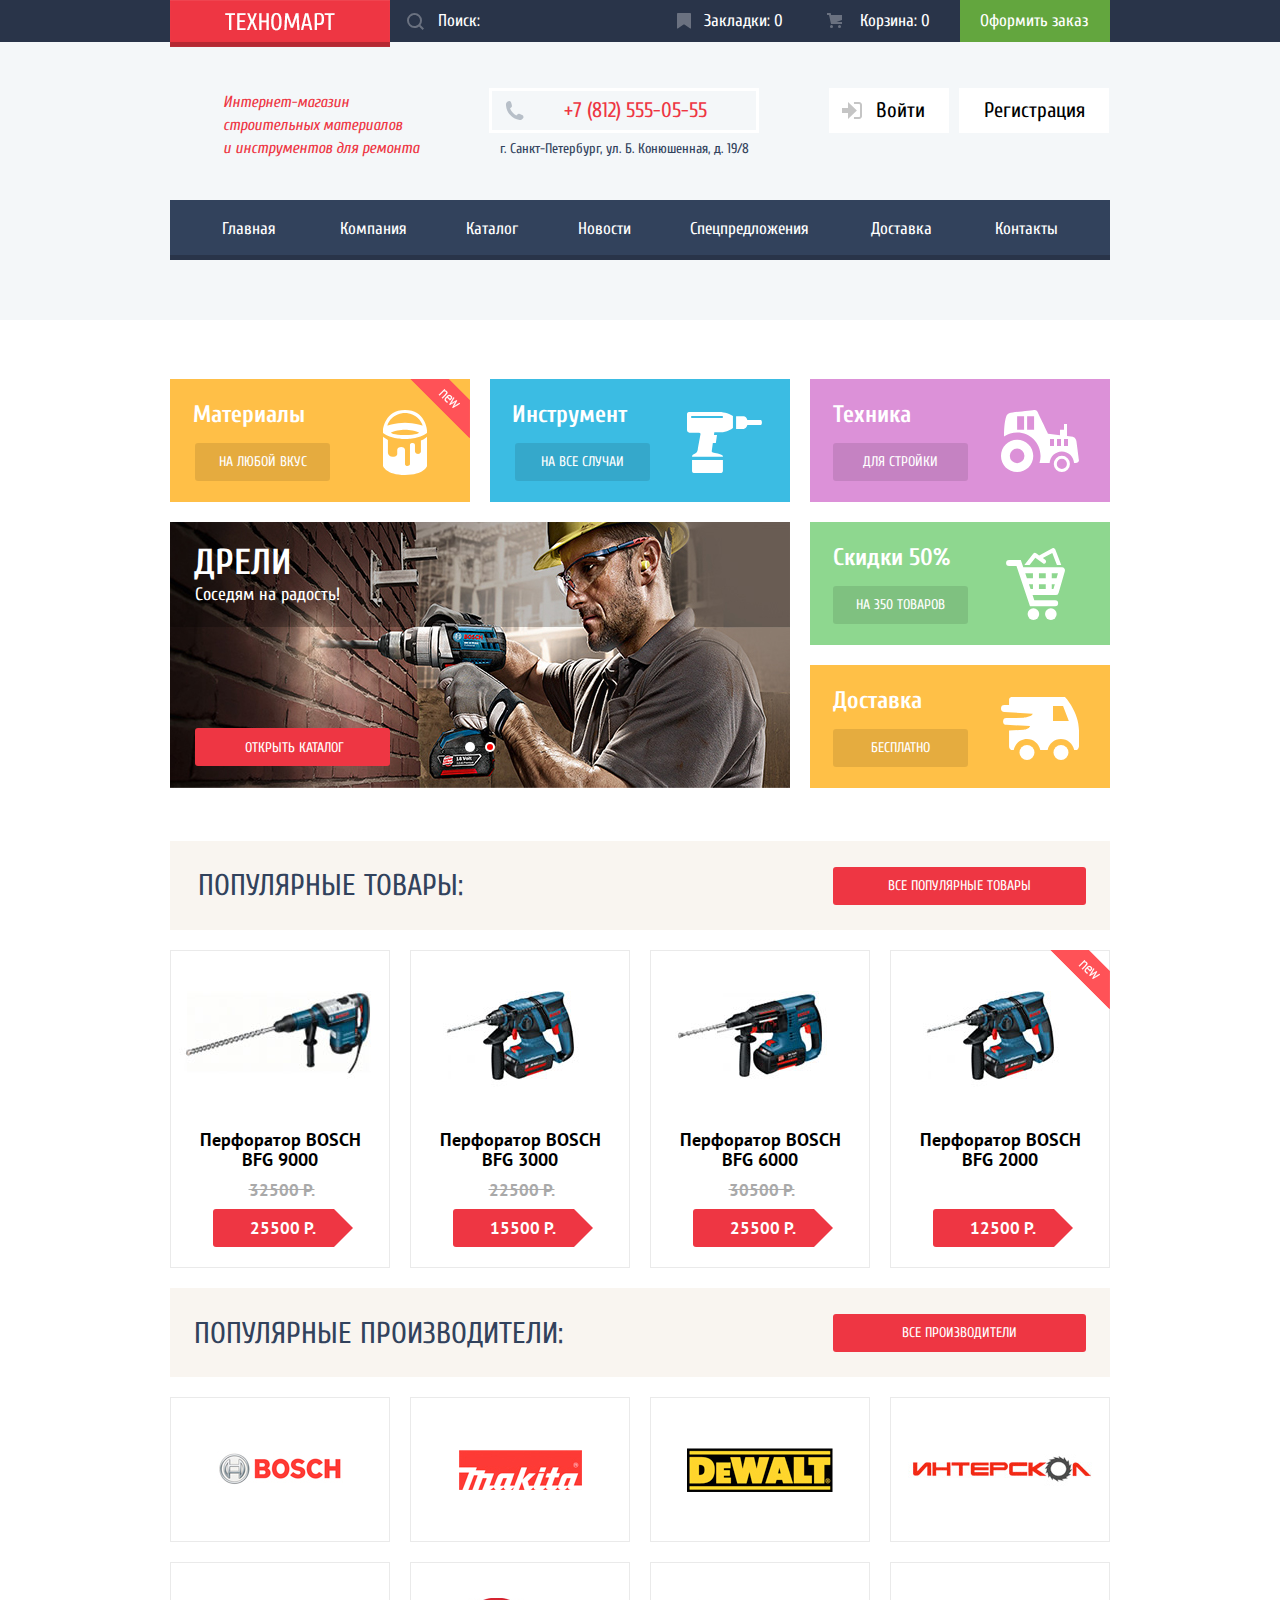
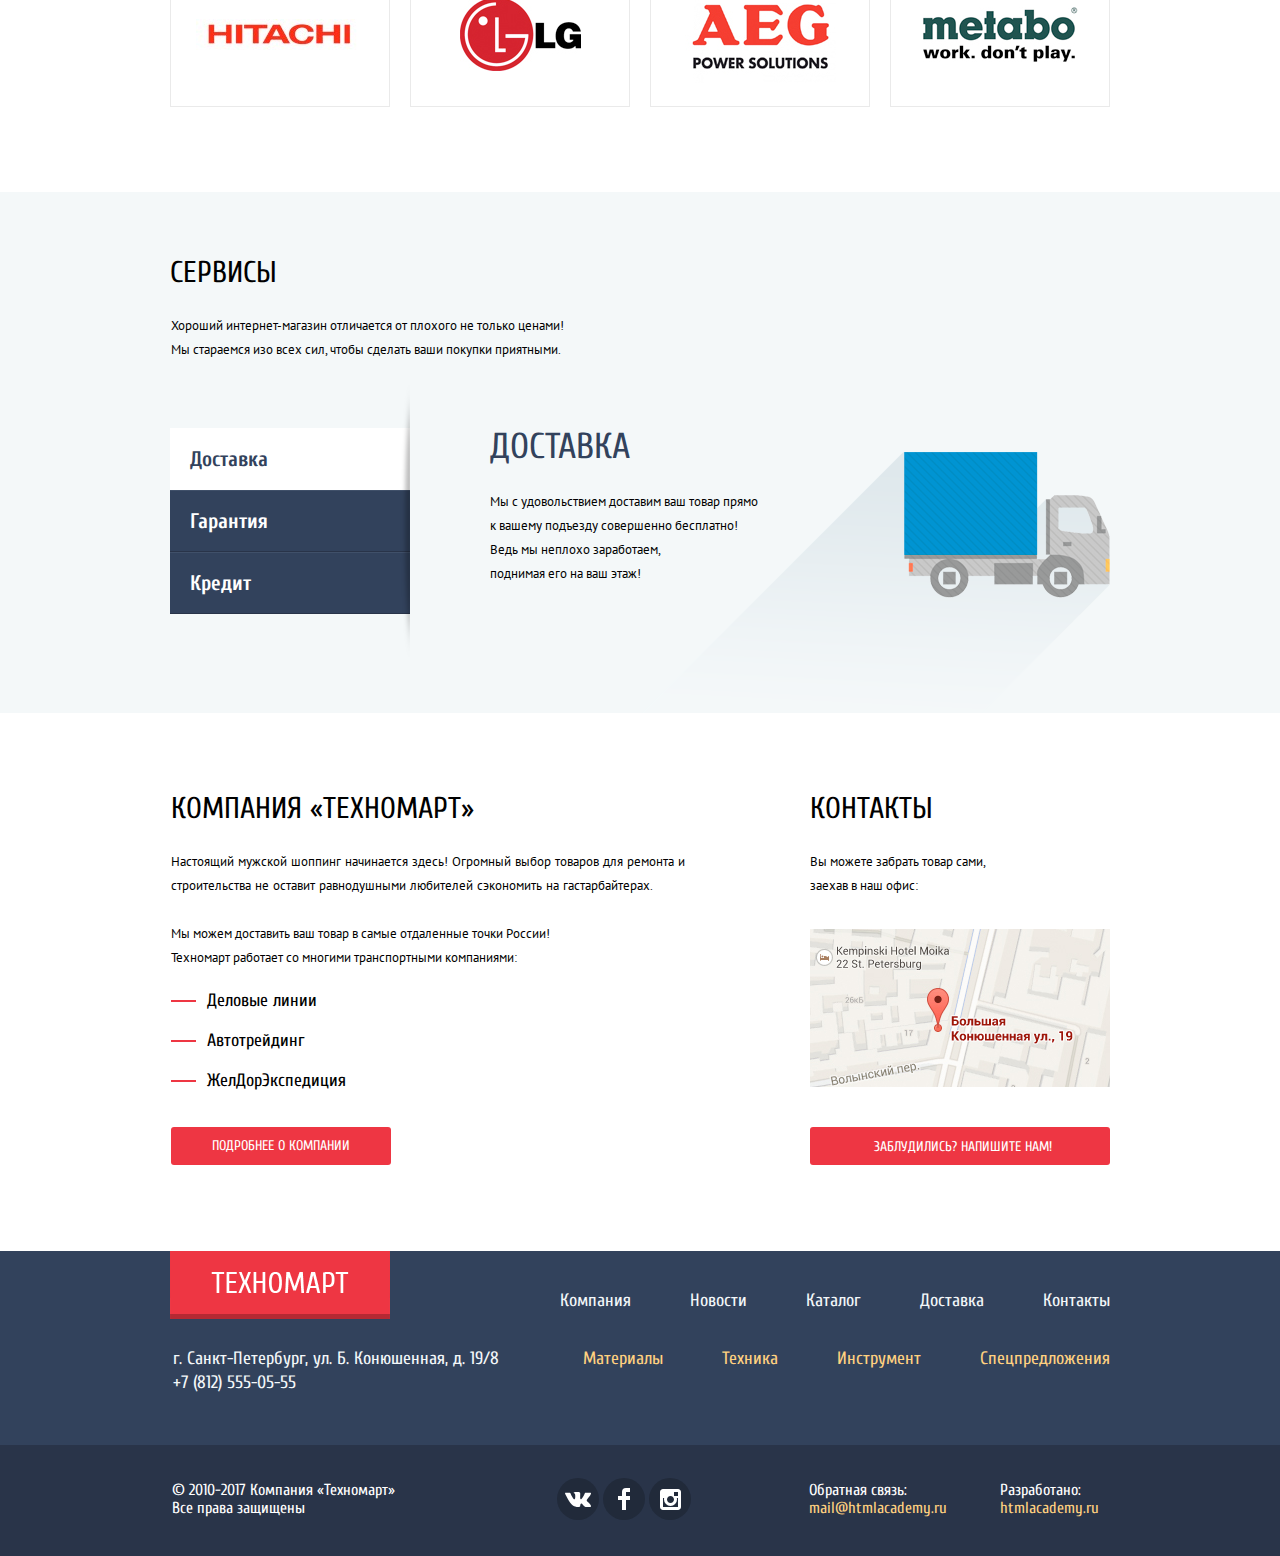
<file: index.html>
<!DOCTYPE html>
<html lang="ru">
<head>
    <meta charset="utf-8">
    <title>HTML Academy: Техномарт</title>
    <link href="https://fonts.googleapis.com/css?family=Cuprum:400,400i,700%7CPT+Sans:400,700&amp;subset=cyrillic"
          rel="stylesheet">
    <link rel="stylesheet" type="text/css" href="css/normalize.css">
    <link rel="stylesheet" type="text/css" href="css/style.css">
</head>
<body>
<header class="main-header">
    <div class="top-menu">
        <div class="container-stabber">
            <a class="logo-link"></a>
            <form class="top-menu-form-search" name="form-search">
                <input class="field-search" type="search" name="search-page" id="search-id"
                               placeholder="Поиск:">
                <svg class="svg-search" xmlns="http://www.w3.org/2000/svg" width="17" height="17"
                             viewBox="0 0 17 17">
                    <path class="color-svg-search" fill="#ffffff"
                                  d="M17 15.586l-3.542-3.542A7.465 7.465 0 0 0 15 7.5 7.5 7.5 0 1 0 7.5 15c1.71 0 3.282-.579 4.544-1.542L15.586 17 17 15.586zM2 7.5C2 4.467 4.467 2 7.5 2 10.532 2 13 4.467 13 7.5c0 3.032-2.468 5.5-5.5 5.5A5.506 5.506 0 0 1 2 7.5z"/>
                </svg>
            </form>
            <a class="top-menu-bookmarks" href="bookmarks.html">Закладки:&nbsp; <span
                        class="count-bookmarks">0</span></a>
            <a class="top-menu-basket" href="basket.html">Корзина:&nbsp; <span class="count-basket">0</span></a>
            <a class="top-menu-order" href="order.html">Оформить заказ</a>
        </div>
    </div>
    <div class="bottom-block-header">
        <div class="container-stabber">
            <div class="container-header">
                <p class="head-title">Интернет-магазин строительных материалов &nbsp;&nbsp; и инструментов для
                    ремонта</p>
                <div class="contacts-company-header">
                    <p class="phone">+7 (812) 555-05-55</p>
                    <p class="address">г. Санкт-Петербург, ул. Б. Конюшенная, д. 19/8</p>
                </div>
                <div class="user-menu">
                    <a class="user-btn" href="login.html">
                        <svg xmlns="http://www.w3.org/2000/svg" width="20" height="17" viewBox="0 0 20 17">
                            <path fill="#c5c5c5" d="M14.875 8.5L6 0v6H0v5h6v6z"/>
                            <path fill="#c5c5c5"
                                  d="M16.986 15.01h-5.027V17h5.027c2.178 0 3.004-1.81 3.029-3.026V3.028C19.99 1.811 19.164 0 16.986 0h-5.027v1.99h5.027c.839 0 .992.681 1.01 1.057v10.904c-.017.376-.171 1.059-1.01 1.059z"/>
                        </svg>
                        Войти
                    </a>
                    <a class="user-btn" href="registration.html">Регистрация</a>
                </div>
            </div>
            <nav class="head-navigation">
                <ul class="head-menu">
                    <li><a>Главная</a></li>
                    <li><a href="company.html">Компания</a></li>
                    <li><a href="catalog.html">Каталог</a></li>
                    <li><a href="news.html">Новости</a></li>
                    <li><a href="special-offer.html">Спецпредложения</a></li>
                    <li><a href="delivery.html">Доставка</a></li>
                    <li><a href="contacts.html">Контакты</a></li>
                </ul>
            </nav>
        </div>
    </div>
</header>
<main class="container">
    <section class="catalog-products-and-benefits">
        <div class="container-stabber">
            <ul class="catalog-items">
                <li class="card materials">
                    <div class="flag new"></div>
                    <h3>Материалы</h3>
                    <a href="catalog.html?p=materials">На любой вкус</a>
                </li>
                <li class="card instruments">
                    <h3>Инструмент</h3>
                    <a href="catalog.html?p=instruments">На все случаи</a>
                </li>
                <li class="card device">
                    <h3>Техника</h3>
                    <a href="#">Для стройки</a>
                </li>
            </ul>
            <div class="slider">
                <input class="visually-hidden" type="radio" id="product-1" name="toggle">
                <input class="visually-hidden" type="radio" id="product-2" name="toggle" checked>              
                <div class="slider-controls">
                  <label class="slider-radio-btn one" for="product-1"></label>
                  <label class="slider-radio-btn two" for="product-2"></label> 
                </div>
                <ul class="slider-list">
                    <li class="slider-card drills">
                        <h3>Дрели</h3>
                        <p>Соседям на радость!</p>
                        <a class="btn" href="catalog.html">Открыть каталог</a>
                    </li>
                    <li class="slider-card rock-drills">
                        <h3>Перфораторы</h3>
                        <p>Настоящие мужские игрушки</p>
                        <a class="btn" href="catalog.html">Открыть каталог</a>
                    </li>
                </ul>
            </div>
            <ul class="benefits">
                <li class="card discount">
                    <h3>Скидки 50%</h3>
                    <a href="discount.html">На 350 товаров</a>
                </li>
                <li class="card delivery">
                    <h3>Доставка</h3>
                    <a href="delivery.html">Бесплатно</a>
                </li>
            </ul>          
        </div>
    </section>
    <section class="popular-products">
        <div class="container-stabber">
            <div class="title-block">
                <div class="title-block-left">
                    <h2 class="popular-products-title">Популярные товары:</h2>
                </div>
                <a class="btn" href="catalog.html?p=popular">Все популярные товары</a>
            </div>
            <ul class="popular-products-list">
                <li>
                    <article class="card-product">
                        <img class="card-product-picture" alt="BOSCH BFG 9000" src="img/bosch9000.jpg" width="218" height="168">
                        <div class="action">
                            <a class="card-product-buy card-btn" href="buy.html">Купить</a>
                            <a class="card-product-bookmark-in card-btn" href="#">В закладки</a>
                        </div>
                        <h3>Перфоратор BOSCH BFG 9000</h3>
                        <span class="card-product-old-price">32500 Р.</span>
                        <a class="card-product-price-btn" href="catalog.html">25500 Р.</a>
                    </article>
                </li>
                <li>
                    <article class="card-product">
                        <img class="card-product-picture" alt="BOSCH BFG 3000" src="img/bosch3000and2000.jpg" width="218" height="168">
                        <div class="action">
                            <a class="card-product-buy card-btn" href="buy.html">Купить</a>
                            <a class="card-product-bookmark-in card-btn" href="#">В закладки</a>
                        </div>
                        <h3>Перфоратор BOSCH BFG 3000</h3>
                        <span class="card-product-old-price">22500 Р.</span>
                        <a class="card-product-price-btn" href="catalog.html">15500 Р.</a>
                    </article>
                </li>
                <li>
                    <article class="card-product">
                        <img class="card-product-picture" alt="BOSCH BFG 6000" src="img/bosch6000.jpg" width="218" height="168">
                        <div class="action">
                            <a class="card-product-buy card-btn" href="buy.html">Купить</a>
                            <a class="card-product-bookmark-in card-btn" href="#">В закладки</a>
                        </div>
                        <h3>Перфоратор BOSCH BFG 6000</h3>
                        <span class="card-product-old-price">30500 Р.</span>
                        <a class="card-product-price-btn" href="catalog.html">25500 Р.</a>
                    </article>
                </li>
                <li>
                    <article class="card-product flag">
                        <img class="card-product-picture" alt="BOSCH BFG 2000" src="img/bosch3000and2000.jpg" width="218" height="168">
                        <div class="action">
                            <a class="card-product-buy card-btn" href="buy.html">Купить</a>
                            <a class="card-product-bookmark-in card-btn" href="#">В закладки</a>
                        </div>
                        <h3>Перфоратор BOSCH BFG 2000</h3>
                        <span class="card-product-old-price"></span>
                        <a class="card-product-price-btn" href="catalog.html">12500 Р.</a>
                    </article>
                </li>
            </ul>
        </div>
    </section>
    <section class="popular-manufacturers">
        <div class="container-stabber">
            <div class="title-block">
                <div class="title-block-left">
                    <h2 class="popular-manufacturers-title">Популярные производители:</h2>
                </div>
                <a class="btn" href="catalog.html?p=popular">Все производители</a>
            </div>
            <ul class="popular-manufacturers-list">
                <li>
                    <a class="bosch" href="https://bosch.com"><img class="logo-bosch" alt="BOSCH"
                                                                   src="img/bosch.jpg" width="126" height="37"></a>
                </li>
                <li>
                    <a class="makita" href="https://makita.com"><img class="logo-makita" alt="Makita"
                                                                     src="img/makita.jpg" width="123" height="40"></a>
                </li>
                <li>
                    <a class="dewalt" href="https://dewalt.com"><img class="logo-dewalt" alt="DeWALT"
                                                                     src="img/dewalt.jpg" width="146" height="44"></a>
                </li>
                <li>
                    <a class="interskol" href="https://interskol.com"><img class="logo-interskol" alt="Интерскол"
                                                                           src="img/interskol.jpg" width="184" height="32"></a>
                </li>
                <li>
                    <a class="hitachi" href="https://hitachi.com"><img class="logo-hitachi" alt="Hitachi"
                                                                       src="img/hitachi.jpg" width="169" height="31"></a>
                </li>
                <li>
                    <a class="lg" href="https://lg.com"><img class="logo-lg" alt="LG" src="img/lg.jpg" width="121" height="73"></a>
                </li>
                <li>
                    <a class="aeg" href="https://aeg.com"><img class="logo-aeg" alt="AEG" src="img/aeg.jpg" width="151" height="96"></a>
                </li>
                <li>
                    <a class="metabo" href="https://metabo.com"><img class="logo-metabo" alt="metabo"
                                                                     src="img/metabo.jpg" width="155" height="55"></a>
                </li>
            </ul>
        </div>
    </section>
    <section class="services-shop">
        <div class="container-stabber">
            <h2 class="services-shop-title">Сервисы</h2>
            <div class="services-shop-description">
                <p>Хороший интернет-магазин отличается от плохого не только ценами!
                    Мы стараемся изо всех сил, чтобы сделать ваши покупки приятными.</p>
            </div>
            <div class="index-column">
                <ul class="services-shop-list">
                    <li><a class="active-item" href="#delivery">Доставка</a></li>
                    <li><a href="#guarantee">Гарантия</a></li>
                    <li><a href="#credit">Кредит</a></li>
                </ul>
                <ul class="services-shop-list-description">
                    <li class="services-shop-delivery">
                        <h3>Доставка</h3>
                        <p>Мы с удовольствием доставим ваш товар прямо<br> к вашему подъезду совершенно бесплатно! Ведь
                            мы неплохо заработаем,<br> поднимая его на ваш этаж!</p>
                    </li>
                    <li class="services-shop-guarantee visually-hidden">
                        <h3>Гарантия</h3>
                        <p>Если купленный у нас товар поломается или заискрит,<br> а также в случае пожара,
                            спровоцированного его возгаранием, вы всегда можете быть уверены в нашей гарантии. Мы
                            обменяем сгоревший товар на новый.<br> Дом уж восстановите как-нибудь сами.</p>
                    </li>
                    <li class="services-shop-credit visually-hidden">
                        <h3>Кредит</h3>
                        <p>Залезть в долговую яму стало проще!<br> Кредитные консультанты придут вам на помощь.</p>
                        <a class="credit-application btn" href="credit.html">Отправить заявку</a>
                    </li>
                </ul>
            </div>
        </div>
    </section>
    <div class="container-stabber">
        <div class="index-column">
            <section class="about-company">
                <h2 class="about-company-title">Компания «Техномарт»</h2>
                <p class="about-company-description">
                    Настоящий мужской шоппинг начинается здесь! Огромный выбор товаров для ремонта и строительства не
                    оставит равнодушными любителей сэкономить на гастарбайтерах.
                </p>
                <div class="delivery-info">
                    <p class="delivery-description">Мы можем доставить ваш товар в самые отдаленные точки России!
                        Техномарт работает со многими транспортными компаниями:</p>
                    <ul class="delivery-company-list">
                        <li>Деловые линии</li>
                        <li>Автотрейдинг</li>
                        <li>ЖелДорЭкспедиция</li>
                    </ul>
                </div>
                <a class="about-company-more btn" href="about.html">Подробнее о компании</a>
            </section>

            <section class="contacts-company">
                <h2 class="contacts-company-title">Контакты</h2>
                <p class="contacts-company-description">Вы можете забрать товар сами, заехав в наш офис:</p>
                <a class="contacts-company-map-address" href="https://yandex.ru/maps"><img class="company-map"
                                                                                           src="img/mini-map.jpg"
                                                                                           alt="адрес на карте" width="300" height="158"></a>
                <a class="write-us btn" href="write-us.html">Заблудились? Напишите нам!</a>
            </section>
        </div>
    </div>
</main>
<footer class="main-footer">
    <div class="footer-top">
        <div class="container-stabber">
            <a class="logo-link" href="index.html"><img class="logo-footer" alt="Логотип сайта Техномарт"
                                                        src="img/logo-footer.png" width="220" height="68"></a>
            <ul class="head-menu-footer">
                <li><a href="company.html">Компания</a></li>
                <li><a href="news.html">Новости</a></li>
                <li><a href="catalog.html">Каталог</a></li>
                <li><a href="delivery.html">Доставка</a></li>
                <li><a href="contacts.html">Контакты</a></li>
            </ul>
            <ul class="menu-catalog-footer">
                <li><a href="catalog.html?p=material">Материалы</a></li>
                <li><a href="catalog.html?p=tech">Техника</a></li>
                <li><a href="catalog.html?p=instrument">Инструмент</a></li>
                <li><a href="catalog.html?p=special-offer">Спецпредложения</a></li>
            </ul>
            <div class="contacts-company-footer">
                <p class="address-footer">г. Санкт-Петербург, ул. Б. Конюшенная, д. 19/8</p>
                <p class="phone-footer">+7 (812) 555-05-55</p>
            </div>
        </div>
    </div>
    <div class="footer-bottom">
        <div class="container-stabber">
            <div class="copyright-company">
                <p>&#169; 2010-2017 Компания «Техномарт»</p>
                <p>Все права защищены</p>
            </div>
            <div class="social-links">
                <ul class="social-links-list">
                    <li class="vk">
                        <a class="social-button" href="https://vk.com" title="vk.com">
                            <span class="visually-hidden">vk.com</span>
                            <svg xmlns="http://www.w3.org/2000/svg" width="26" height="15" viewBox="0 0 26 15">
                                <path fill="#FFF"
                                      d="M16.138 11.51c.956-.309 2.18 2.04 3.483 2.939.978.681 1.727.534 1.727.534l3.473-.05s1.815-.112.957-1.554c-.071-.12-.503-1.069-2.585-3.022-2.177-2.043-1.882-1.712.739-5.244 1.597-2.153 2.236-3.468 2.036-4.028-.192-.539-1.365-.399-1.365-.399L20.69.713c-.381.001-.704.119-.851.515-.003.004-.621 1.666-1.445 3.079-1.741 2.989-2.436 3.148-2.724 2.961-.661-.433-.494-1.737-.494-2.664 0-2.897.432-4.105-.846-4.417-.427-.104-.739-.172-1.828-.182-1.392-.021-2.574 0-3.244.329-.445.223-.786.712-.579.74.26.035.843.16 1.155.586.401.552.389 1.789.389 1.789s.229 3.411-.54 3.834c-.528.29-1.25-.302-2.803-3.016-.793-1.388-1.392-2.922-1.392-2.922s-.116-.285-.326-.441c-.25-.185-.6-.244-.6-.244L.848.684S.29.7.085.946c-.182.218-.015.668-.015.668s2.909 6.881 6.203 10.347c3.02 3.182 6.452 2.971 6.452 2.971h1.555s.469-.054.709-.312c.224-.24.214-.691.214-.691s-.031-2.109.935-2.419z"/>
                            </svg>
                        </a>
                    </li>
                    <li class="fb">
                        <a class="social-button" href="https://www.facebook.com" title="facebook.com">
                            <span class="visually-hidden">facebook.com</span>
                            <svg xmlns="http://www.w3.org/2000/svg" width="12" height="22" viewBox="0 0 12 22">
                                <path fill="#FFF" d="M12 4V0H8a4 4 0 0 0-4 4v4H0v4h4v10h4V12h4V8H8V4h4z"/>
                            </svg>
                        </a>
                    </li>
                    <li class="in">
                        <a class="social-button" href="https://www.instagram.com" title="instagram.com">
                            <span class="visually-hidden">instagram.com</span>
                            <svg xmlns="http://www.w3.org/2000/svg" width="21" height="21" viewBox="0 0 21 21">
                                <path fill="#FFF"
                                      d="M18 0H3C1.35 0 0 1.35 0 3v15c0 1.65 1.35 3 3 3h15c1.65 0 3-1.35 3-3V3c0-1.65-1.35-3-3-3zm-7.5 7c1.93 0 3.5 1.57 3.5 3.5S12.43 14 10.5 14 7 12.43 7 10.5 8.57 7 10.5 7zM18 18H3V9h1.181A6.504 6.504 0 0 0 4 10.5a6.5 6.5 0 1 0 13 0 6.45 6.45 0 0 0-.181-1.5H18v9zm0-11h-4V3h4v4z"/>
                            </svg>
                        </a>
                    </li>
                </ul>
            </div>
            <div class="feedback-company">
                <p>Обратная связь:</p>
                <a class="send-mail" href="#">mail@htmlacademy.ru</a>
            </div>
            <div class="developed-by">
                <p>Разработано:</p>
                <a href="https://htmlacademy.ru/intensive/htmlcss">htmlacademy.ru</a>
            </div>
        </div>
    </div>
</footer>
<form class="modal-feedback visually-hidden" name="form-feedback">
    <div class="container-modal-feedback">
        <div class="username-block">
            <label for="username-id">Ваше имя:</label>
            <input class="feedback-username" type="text" name="username" id="username-id" placeholder="Имя Фамилия">
        </div>
        <div class="email-block">
            <label for="email-id">Ваш e-mail:</label>
            <input class="feedback-email" type="email" name="email" id="email-id" placeholder="email@example.com">
        </div>
        <div class="text-area-block">
            <label for="feedback-text-id">Текст письма:</label>
            <textarea class="modal-text-area" name="feedback-text" id="feedback-text-id"
                      placeholder="В свободной форме"></textarea>
        </div>
    </div>
    <div class="modal-feedback-bottom-block">
        <div class="container-modal-feedback">
            <input class="submit-form-feedback btn" type="submit" value="Отправить">
        </div>
    </div>
    <span class="modal-close"></span>
</form>
<div class="modal-add-product-in-basket visually-hidden">
    <header class="modal-add-product-header">
        <h2>Товар добавлен в корзину!</h2>
    </header>
    <footer class="modal-add-product-footer">
        <a class="modal-add-product-footer-order btn" href="order.html">Оформить заказ</a>
        <a class="modal-add-product-footer-continue" href="catalog.html">Продолжить покупки</a>
    </footer>
    <span class="modal-close"></span>
</div>
<div class="modal-map visually-hidden">
    <h2 class="visually-hidden">Как до нас добраться</h2>
    <iframe src="https://www.google.com/maps/embed?pb=!1m18!1m12!1m3!1d1998.6037999040354!2d30.322010416394033!3d59.938716271971415!2m3!1f0!2f0!3f0!3m2!1i1024!2i768!4f13.1!3m3!1m2!1s0x4696310fca5ba729%3A0xea9c53d4493c879f!2sBolshaya+Konyushennaya+ul.%2C+19%2C+Sankt-Peterburg%2C+Russia%2C+191186!5e0!3m2!1sen!2s!4v1441888483426" width="766" height="560" allowfullscreen></iframe>
    <span class="map-close"></span>
</div>
<script src="js/script.js"></script>
</body>
</html>
</file>
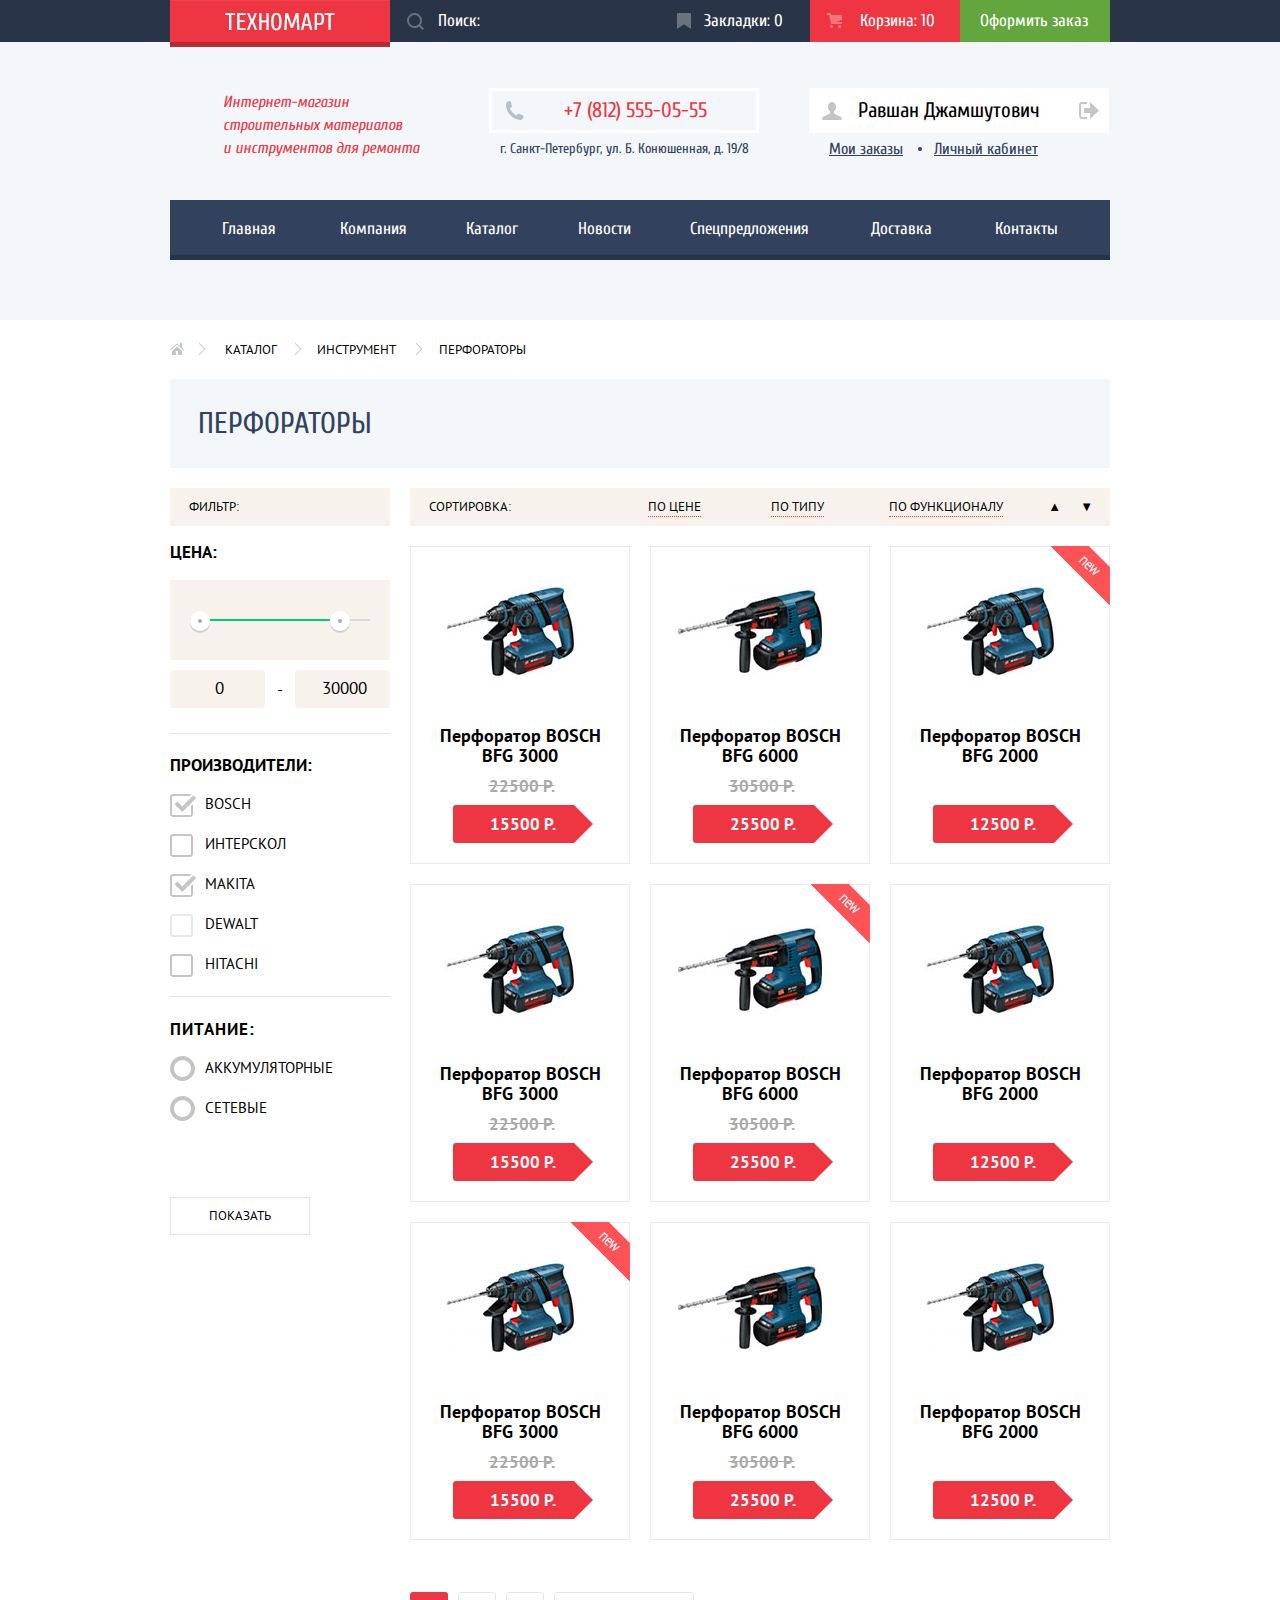
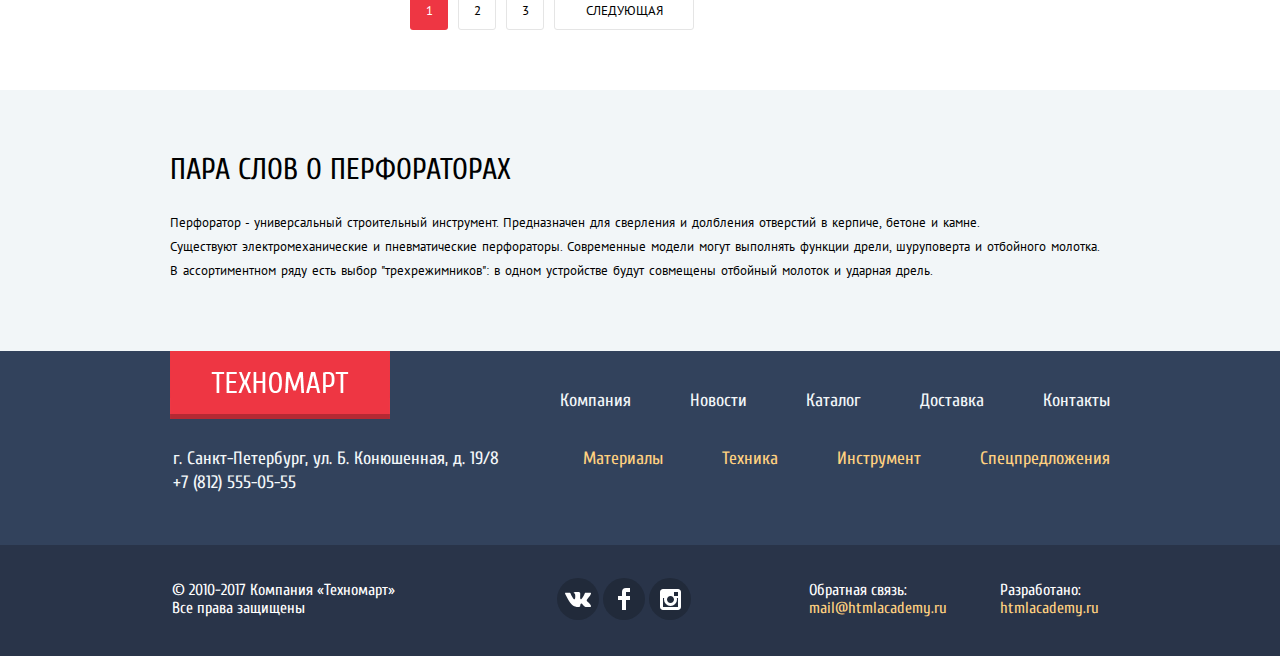
<file: catalog.html>
<!DOCTYPE html>
<html lang="ru">
<head>
    <meta charset="utf-8">
    <title>HTML Academy: Техномарт каталог</title>
    <link href="https://fonts.googleapis.com/css?family=Cuprum:400,400i,700%7CPT+Sans:400,700&amp;subset=cyrillic"
          rel="stylesheet">
    <link rel="stylesheet" type="text/css" href="css/normalize.css">
    <link rel="stylesheet" type="text/css" href="css/style.css">
</head>
<body>
<header class="main-header">
    <div class="top-menu">
        <div class="container-stabber">
            <a class="logo-link" href="index.html"></a>
            <form class="top-menu-form-search" name="form-search">
                <input class="field-search" type="search" name="search-page" id="search-id"
                               placeholder="Поиск:">
                <svg class="svg-search" xmlns="http://www.w3.org/2000/svg" width="17" height="17"
                             viewBox="0 0 17 17">
                    <path class="color-svg-search" fill="#ffffff"
                                  d="M17 15.586l-3.542-3.542A7.465 7.465 0 0 0 15 7.5 7.5 7.5 0 1 0 7.5 15c1.71 0 3.282-.579 4.544-1.542L15.586 17 17 15.586zM2 7.5C2 4.467 4.467 2 7.5 2 10.532 2 13 4.467 13 7.5c0 3.032-2.468 5.5-5.5 5.5A5.506 5.506 0 0 1 2 7.5z"/>
                </svg>
            </form>
            <a class="top-menu-bookmarks" href="bookmarks.html">Закладки:&nbsp; <span
                        class="count-bookmarks">0</span></a>
            <a class="top-menu-basket registered" href="basket.html">Корзина:&nbsp; <span class="count-basket">10</span></a>
            <a class="top-menu-order" href="order.html">Оформить заказ</a>
        </div>
    </div>
    <div class="bottom-block-header">
        <div class="container-stabber">
            <div class="container-header">
                <p class="head-title">Интернет-магазин строительных материалов &nbsp;&nbsp; и инструментов для
                    ремонта</p>
                <div class="contacts-company-header">
                    <p class="phone">+7 (812) 555-05-55</p>
                    <p class="address">г. Санкт-Петербург, ул. Б. Конюшенная, д. 19/8</p>
                </div>
                <div class="user-menu-registered">
                    <div class="user-name">
                        <a class="user-profile-name" href="profile.html">
                            Равшан Джамшутович
                            <svg class="icon-user" xmlns="http://www.w3.org/2000/svg" width="20" height="18"
                                 viewBox="0 0 20 18">
                                <path fill="#c5c5c5"
                                      d="M17.881 14.166c-2.144-.735-4.256-1.666-5.207-2.39-.657-.501-.77-1.618-.517-2.415 1.118-.903 1.864-2.477 1.864-4.278C14.021 2.276 12.221 0 10 0S5.979 2.276 5.979 5.083c0 1.801.746 3.374 1.863 4.277.253.798.141 1.915-.517 2.416-.95.724-3.063 1.654-5.207 2.39S0 18 0 18h20s.025-3.099-2.119-3.834z"/>
                            </svg>
                        </a>
                        <a class="user-exit" href="logout.html">
                            <svg class="icon-logout" xmlns="http://www.w3.org/2000/svg" width="21" height="17"
                                 viewBox="0 0 21 17">
                                <g fill="#c5c5c5">
                                    <path fill="#c5c5c5" d="M21 8.5L12.125 0v6h-6v5h6v6z"/>
                                    <path fill="#c5c5c5"
                                          d="M3.106 13.952V3.048c.018-.376.171-1.057 1.01-1.057h5.027V0H4.116C1.938 0 1.112 1.81 1.087 3.027v10.946C1.112 15.189 1.938 17 4.116 17h5.027v-1.99H4.116c-.839 0-.992-.683-1.01-1.058z"/>
                                </g>
                            </svg>
                        </a>
                    </div>
                    <div class="container-user-menu-registered">
                        <a class="user-orders" href="my-orders.html">Мои заказы</a>
                        <a class="user-profile" href="profile.html">Личный кабинет</a>
                    </div>
                </div>
            </div>
            <nav class="head-navigation">
                <ul class="head-menu">
                    <li><a href="index.html">Главная</a></li>
                    <li><a href="company.html">Компания</a></li>
                    <li><a>Каталог</a></li>
                    <li><a href="news.html">Новости</a></li>
                    <li><a href="special-offer.html">Спецпредложения</a></li>
                    <li><a href="delivery.html">Доставка</a></li>
                    <li><a href="contacts.html">Контакты</a></li>
                </ul>
            </nav>
        </div>
    </div>
</header>
<main class="container">
    <div class="path-catalog">
        <div class="container-stabber">
            <ul class="breadcrumbs">
                <li><a class="home-page" href="index.html"></a></li>
                <li><a class="catalog-page" href="catalog.html">Каталог</a></li>
                <li><a class="instruments-page" href="catalog.html?p=instruments">Инструмент</a></li>
                <li><a class="rock-drills-page" href="catalog.html?p=rock-drills">Перфораторы</a></li>
            </ul>
        </div>
    </div>
    <section class="catalog-item">
        <div class="container-stabber">
            <h2>Перфораторы</h2>
            <form class="catalog-item-filter">
                <h3>Фильтр:</h3>
                <fieldset class="price">
                    <legend>Цена:</legend>
                    <div class="range-controls">
                        <div class="scale">
                            <div class="bar"></div>
                        </div>
                        <div class="toggle toggle-min"></div>
                        <div class="toggle toggle-max"></div>
                        <input class="price-range visually-hidden" type="range" name="price" id="price-id" min="0"
                               max="30000" step="500"><br>
                    </div>
                    <div class="price-controls">
                        <output class="price-range-display" name="price-range-min">0</output>
                        <span>-</span>
                        <output class="price-range-display" name="price-range-max">30000</output>
                    </div>
                </fieldset>
                <fieldset class="form-group-field group-one">
                    <legend>Производители:</legend>
                    <ul>
                        <li class="filter-options">
                            <input class="filter-input-checkbox visually-hidden" type="checkbox" name="bosch" id="BOSCH"
                                   checked>
                            <label for="BOSCH">
                                <svg class="svg-checkbox-on" xmlns="http://www.w3.org/2000/svg" width="27" height="23"
                                     viewBox="0 0 27 23">
                                    <path fill="#c5c5c5"
                                          d="M7.285 7.486l-2.829 2.829 7.783 7.783L26.171 4.166l-2.828-2.829-11.104 11.102z"/>
                                    <path fill="#c5c5c5"
                                          d="M21 20c0 .542-.458 1-1 1H3c-.542 0-1-.458-1-1V3c0-.542.458-1 1-1h16.908L21.493.415A2.96 2.96 0 0 0 20 0H3C1.35 0 0 1.35 0 3v17c0 1.65 1.35 3 3 3h17c1.65 0 3-1.35 3-3v-9.829l-2 2V20z"/>
                                </svg>
                                <svg class="svg-checkbox-off" xmlns="http://www.w3.org/2000/svg" width="23" height="23"
                                     viewBox="0 0 23 23">
                                    <path fill="#c5c5c5"
                                          d="M20 2c.542 0 1 .458 1 1v17c0 .542-.458 1-1 1H3c-.542 0-1-.458-1-1V3c0-.542.458-1 1-1h17m0-2H3C1.35 0 0 1.35 0 3v17c0 1.65 1.35 3 3 3h17c1.65 0 3-1.35 3-3V3c0-1.65-1.35-3-3-3z"/>
                                </svg>
                                Bosch
                            </label>
                        </li>
                        <li class="filter-options">
                            <input class="filter-input-checkbox visually-hidden" type="checkbox" name="interskol"
                                   id="interskol">
                            <label for="interskol">
                                <svg class="svg-checkbox-on" xmlns="http://www.w3.org/2000/svg" width="27" height="23"
                                     viewBox="0 0 27 23">
                                    <path fill="#c5c5c5"
                                          d="M7.285 7.486l-2.829 2.829 7.783 7.783L26.171 4.166l-2.828-2.829-11.104 11.102z"/>
                                    <path fill="#c5c5c5"
                                          d="M21 20c0 .542-.458 1-1 1H3c-.542 0-1-.458-1-1V3c0-.542.458-1 1-1h16.908L21.493.415A2.96 2.96 0 0 0 20 0H3C1.35 0 0 1.35 0 3v17c0 1.65 1.35 3 3 3h17c1.65 0 3-1.35 3-3v-9.829l-2 2V20z"/>
                                </svg>
                                <svg class="svg-checkbox-off" xmlns="http://www.w3.org/2000/svg" width="23" height="23"
                                     viewBox="0 0 23 23">
                                    <path fill="#c5c5c5"
                                          d="M20 2c.542 0 1 .458 1 1v17c0 .542-.458 1-1 1H3c-.542 0-1-.458-1-1V3c0-.542.458-1 1-1h17m0-2H3C1.35 0 0 1.35 0 3v17c0 1.65 1.35 3 3 3h17c1.65 0 3-1.35 3-3V3c0-1.65-1.35-3-3-3z"/>
                                </svg>
                                Интерскол</label>
                        </li>
                        <li class="filter-options">
                            <input class="filter-input-checkbox visually-hidden" type="checkbox" name="makita"
                                   id="makita" checked>
                            <label for="makita">
                                <svg class="svg-checkbox-on" xmlns="http://www.w3.org/2000/svg" width="27" height="23"
                                     viewBox="0 0 27 23">
                                    <path fill="#c5c5c5"
                                          d="M7.285 7.486l-2.829 2.829 7.783 7.783L26.171 4.166l-2.828-2.829-11.104 11.102z"/>
                                    <path fill="#c5c5c5"
                                          d="M21 20c0 .542-.458 1-1 1H3c-.542 0-1-.458-1-1V3c0-.542.458-1 1-1h16.908L21.493.415A2.96 2.96 0 0 0 20 0H3C1.35 0 0 1.35 0 3v17c0 1.65 1.35 3 3 3h17c1.65 0 3-1.35 3-3v-9.829l-2 2V20z"/>
                                </svg>
                                <svg class="svg-checkbox-off" xmlns="http://www.w3.org/2000/svg" width="23" height="23"
                                     viewBox="0 0 23 23">
                                    <path fill="#c5c5c5"
                                          d="M20 2c.542 0 1 .458 1 1v17c0 .542-.458 1-1 1H3c-.542 0-1-.458-1-1V3c0-.542.458-1 1-1h17m0-2H3C1.35 0 0 1.35 0 3v17c0 1.65 1.35 3 3 3h17c1.65 0 3-1.35 3-3V3c0-1.65-1.35-3-3-3z"/>
                                </svg>
                                Makita</label>
                        </li>
                        <li class="filter-options">
                            <input class="filter-input-checkbox visually-hidden" type="checkbox" name="dewalt"
                                   id="dewalt" disabled>
                            <label for="dewalt">
                                <svg class="svg-checkbox-on" xmlns="http://www.w3.org/2000/svg" width="27" height="23"
                                     viewBox="0 0 27 23">
                                    <path fill="#c5c5c5"
                                          d="M7.285 7.486l-2.829 2.829 7.783 7.783L26.171 4.166l-2.828-2.829-11.104 11.102z"/>
                                    <path fill="#c5c5c5"
                                          d="M21 20c0 .542-.458 1-1 1H3c-.542 0-1-.458-1-1V3c0-.542.458-1 1-1h16.908L21.493.415A2.96 2.96 0 0 0 20 0H3C1.35 0 0 1.35 0 3v17c0 1.65 1.35 3 3 3h17c1.65 0 3-1.35 3-3v-9.829l-2 2V20z"/>
                                </svg>
                                <svg class="svg-checkbox-off" xmlns="http://www.w3.org/2000/svg" width="23" height="23"
                                     viewBox="0 0 23 23">
                                    <path fill="#c5c5c5"
                                          d="M20 2c.542 0 1 .458 1 1v17c0 .542-.458 1-1 1H3c-.542 0-1-.458-1-1V3c0-.542.458-1 1-1h17m0-2H3C1.35 0 0 1.35 0 3v17c0 1.65 1.35 3 3 3h17c1.65 0 3-1.35 3-3V3c0-1.65-1.35-3-3-3z"/>
                                </svg>
                                DeWALT</label>
                        </li>
                        <li class="filter-options">
                            <input class="filter-input-checkbox visually-hidden" type="checkbox" name="hitachi"
                                   id="hitachi">
                            <label for="hitachi">
                                <svg class="svg-checkbox-on" xmlns="http://www.w3.org/2000/svg" width="27" height="23"
                                     viewBox="0 0 27 23">
                                    <path fill="#c5c5c5"
                                          d="M7.285 7.486l-2.829 2.829 7.783 7.783L26.171 4.166l-2.828-2.829-11.104 11.102z"/>
                                    <path fill="#c5c5c5"
                                          d="M21 20c0 .542-.458 1-1 1H3c-.542 0-1-.458-1-1V3c0-.542.458-1 1-1h16.908L21.493.415A2.96 2.96 0 0 0 20 0H3C1.35 0 0 1.35 0 3v17c0 1.65 1.35 3 3 3h17c1.65 0 3-1.35 3-3v-9.829l-2 2V20z"/>
                                </svg>
                                <svg class="svg-checkbox-off" xmlns="http://www.w3.org/2000/svg" width="23" height="23"
                                     viewBox="0 0 23 23">
                                    <path fill="#c5c5c5"
                                          d="M20 2c.542 0 1 .458 1 1v17c0 .542-.458 1-1 1H3c-.542 0-1-.458-1-1V3c0-.542.458-1 1-1h17m0-2H3C1.35 0 0 1.35 0 3v17c0 1.65 1.35 3 3 3h17c1.65 0 3-1.35 3-3V3c0-1.65-1.35-3-3-3z"/>
                                </svg>
                                Hitachi</label>
                        </li>
                    </ul>
                </fieldset>
                <fieldset class="form-group-field group-two">
                    <legend>Питание:</legend>
                    <ul>
                        <li class="filter-options">
                            <input class="filter-input-radio visually-hidden" type="radio" name="power"
                                   value="accumulator" id="power-one">
                            <label for="power-one">
                                <svg class="svg-radio-on" xmlns="http://www.w3.org/2000/svg" width="25" height="25"
                                     viewBox="0 0 25 25">
                                    <path fill="#c5c5c5"
                                          d="M12.5 4c4.687 0 8.5 3.813 8.5 8.5 0 4.687-3.813 8.5-8.5 8.5C7.813 21 4 17.187 4 12.5 4 7.813 7.813 4 12.5 4m0-4C5.597 0 0 5.597 0 12.5S5.597 25 12.5 25 25 19.403 25 12.5 19.403 0 12.5 0z"/>
                                    <circle fill="#c5c5c5" cx="12.5" cy="12.5" r="4.5"/>
                                </svg>
                                <svg class="svg-radio-off" xmlns="http://www.w3.org/2000/svg" width="25" height="25"
                                     viewBox="0 0 25 25">
                                    <path fill="#c5c5c5"
                                          d="M12.5 4c4.687 0 8.5 3.813 8.5 8.5 0 4.687-3.813 8.5-8.5 8.5C7.813 21 4 17.187 4 12.5 4 7.813 7.813 4 12.5 4m0-4C5.597 0 0 5.597 0 12.5S5.597 25 12.5 25 25 19.403 25 12.5 19.403 0 12.5 0z"/>
                                </svg>
                                Аккумуляторные
                            </label>
                        </li>
                        <li class="filter-options">
                            <input class="filter-input-radio visually-hidden" type="radio" name="power"
                                   value="power-supply" id="power-two">
                            <label for="power-two">
                                <svg class="svg-radio-on" xmlns="http://www.w3.org/2000/svg" width="25" height="25"
                                     viewBox="0 0 25 25">
                                    <path fill="#c5c5c5"
                                          d="M12.5 4c4.687 0 8.5 3.813 8.5 8.5 0 4.687-3.813 8.5-8.5 8.5C7.813 21 4 17.187 4 12.5 4 7.813 7.813 4 12.5 4m0-4C5.597 0 0 5.597 0 12.5S5.597 25 12.5 25 25 19.403 25 12.5 19.403 0 12.5 0z"/>
                                    <circle fill="#c5c5c5" cx="12.5" cy="12.5" r="4.5"/>
                                </svg>
                                <svg class="svg-radio-off" xmlns="http://www.w3.org/2000/svg" width="25" height="25"
                                     viewBox="0 0 25 25">
                                    <path fill="#c5c5c5"
                                          d="M12.5 4c4.687 0 8.5 3.813 8.5 8.5 0 4.687-3.813 8.5-8.5 8.5C7.813 21 4 17.187 4 12.5 4 7.813 7.813 4 12.5 4m0-4C5.597 0 0 5.597 0 12.5S5.597 25 12.5 25 25 19.403 25 12.5 19.403 0 12.5 0z"/>
                                </svg>
                                Сетевые
                            </label>
                        </li>
                    </ul>
                </fieldset>
                <input class="submit-button" type="submit" value="Показать">
            </form>
            <div class="container-catalog">
                <div class="catalog-item-sorting">
                    <h3>Сортировка:</h3>
                    <div class="sorting">
                        <ul class="sorting-parameters">
                            <li><a class="sorting-price" href="catalog.html?p=sorting-price">По цене</a></li>
                            <li><a class="sorting-type" href="catalog.html?p=sorting-type">По типу</a></li>
                            <li><a class="sorting-functional" href="catalog.html?p=sorting-functional">По функционалу</a>
                            </li>
                        </ul>
                        <a class="sorting-up-down sorting-up" href="catalog.html?p=sorting-up" title="sorting up">&#9650;</a>
                        <a class="sorting-up-down" href="catalog.html?p=sorting-down" title="sorting down">&#9660;</a>
                    </div>
                </div>
                <div class="catalog-item-view-products">
                    <ul class="list-view-products">
                        <li>
                            <article class="card-product">
                                <img class="card-product-picture" alt="BOSCH BFG 3000" src="img/bosch3000and2000.jpg" width="218" height="168">
                                <div class="action">
                                    <a class="card-product-buy card-btn" href="buy.html">Купить</a>
                                    <a class="card-product-bookmark-in card-btn" href="#">В закладки</a>
                                </div>
                                <h3>Перфоратор BOSCH BFG 3000</h3>
                                <span class="card-product-old-price">22500 Р.</span>
                                <a class="card-product-price-btn">15500 Р.</a>
                            </article>
                        </li>
                        <li>
                            <article class="card-product">
                                <img class="card-product-picture" alt="BOSCH BFG 6000" src="img/bosch6000.jpg" width="218" height="168">
                                <div class="action">
                                    <a class="card-product-buy card-btn" href="buy.html">Купить</a>
                                    <a class="card-product-bookmark-in card-btn" href="#">В закладки</a>
                                </div>
                                <h3>Перфоратор BOSCH BFG 6000</h3>
                                <span class="card-product-old-price">30500 Р.</span>
                                <a class="card-product-price-btn">25500 Р.</a>
                            </article>
                        </li>
                        <li>
                            <article class="card-product flag">
                                <img class="card-product-picture" alt="BOSCH BFG 2000" src="img/bosch3000and2000.jpg" width="218" height="168">
                                <div class="action">
                                    <a class="card-product-buy card-btn" href="buy.html">Купить</a>
                                    <a class="card-product-bookmark-in card-btn" href="#">В закладки</a>
                                </div>
                                <h3>Перфоратор BOSCH BFG 2000</h3>
                                <span class="card-product-old-price"></span>
                                <a class="card-product-price-btn">12500 Р.</a>
                            </article>
                        </li>
                        <li>
                            <article class="card-product">
                                <img class="card-product-picture" alt="BOSCH BFG 3000" src="img/bosch3000and2000.jpg" width="218" height="168">
                                <div class="action">
                                    <a class="card-product-buy card-btn" href="buy.html">Купить</a>
                                    <a class="card-product-bookmark-in card-btn" href="#">В закладки</a>
                                </div>
                                <h3>Перфоратор BOSCH BFG 3000</h3>
                                <span class="card-product-old-price">22500 Р.</span>
                                <a class="card-product-price-btn">15500 Р.</a>
                            </article>
                        </li>
                        <li>
                            <article class="card-product flag">
                                <img class="card-product-picture" alt="BOSCH BFG 6000" src="img/bosch6000.jpg" width="218" height="168">
                                <div class="action">
                                    <a class="card-product-buy card-btn" href="buy.html">Купить</a>
                                    <a class="card-product-bookmark-in card-btn" href="#">В закладки</a>
                                </div>
                                <h3>Перфоратор BOSCH BFG 6000</h3>
                                <span class="card-product-old-price">30500 Р.</span>
                                <a class="card-product-price-btn">25500 Р.</a>
                            </article>
                        </li>
                        <li>
                            <article class="card-product">
                                <img class="card-product-picture" alt="BOSCH BFG 2000" src="img/bosch3000and2000.jpg" width="218" height="168">
                                <div class="action">
                                    <a class="card-product-buy card-btn" href="buy.html">Купить</a>
                                    <a class="card-product-bookmark-in card-btn" href="#">В закладки</a>
                                </div>
                                <h3>Перфоратор BOSCH BFG 2000</h3>
                                <span class="card-product-old-price"></span>
                                <a class="card-product-price-btn">12500 Р.</a>
                            </article>
                        </li>
                        <li>
                            <article class="card-product flag">
                                <img class="card-product-picture" alt="BOSCH BFG 3000" src="img/bosch3000and2000.jpg" width="218" height="168">
                                <div class="action">
                                    <a class="card-product-buy card-btn" href="buy.html">Купить</a>
                                    <a class="card-product-bookmark-in card-btn" href="#">В закладки</a>
                                </div>
                                <h3>Перфоратор BOSCH BFG 3000</h3>
                                <span class="card-product-old-price">22500 Р.</span>
                                <a class="card-product-price-btn">15500 Р.</a>
                            </article>
                        </li>
                        <li>
                            <article class="card-product">
                                <img class="card-product-picture" alt="BOSCH BFG 6000" src="img/bosch6000.jpg" width="218" height="168">
                                <div class="action">
                                    <a class="card-product-buy card-btn" href="buy.html">Купить</a>
                                    <a class="card-product-bookmark-in card-btn" href="#">В закладки</a>
                                </div>
                                <h3>Перфоратор BOSCH BFG 6000</h3>
                                <span class="card-product-old-price">30500 Р.</span>
                                <a class="card-product-price-btn">25500 Р.</a>
                            </article>
                        </li>
                        <li>
                            <article class="card-product">
                                <img class="card-product-picture" alt="BOSCH BFG 2000" src="img/bosch3000and2000.jpg" width="218" height="168">
                                <div class="action">
                                    <a class="card-product-buy card-btn" href="buy.html">Купить</a>
                                    <a class="card-product-bookmark-in card-btn" href="#">В закладки</a>
                                </div>
                                <h3>Перфоратор BOSCH BFG 2000</h3>
                                <span class="card-product-old-price"></span>
                                <a class="card-product-price-btn">12500 Р.</a>
                            </article>
                        </li>
                    </ul>
                    <ul class="page-switch">
                        <li><a class="page-switch-current">1</a></li>
                        <li><a href="catalog.html?p=2">2</a></li>
                        <li><a href="catalog.html?p=3">3</a></li>
                        <li><a class="next" href="catalog.html?p=2">Следующая</a></li>
                    </ul>
                </div>
            </div>
        </div>
        <div class="description-catalog-item-product">
            <div class="container-stabber">
                <h2 class="item-product-title">Пара слов о перфораторах</h2>
                <p class="item-product-description">Перфоратор - универсальный строительный инструмент. Предназначен для
                    сверления и долбления отверстий в керпиче, бетоне и камне.<br>
                    Существуют электромеханические и пневматические перфораторы. Современные модели могут выполнять
                    функции дрели, шуруповерта и отбойного молотка.
                    В ассортиментном ряду есть выбор "трехрежимников": в одном устройстве будут совмещены отбойный
                    молоток и ударная дрель.
                </p>
            </div>
        </div>
    </section>
</main>
<footer class="main-footer">
    <div class="footer-top">
        <div class="container-stabber">
            <a class="logo-link" href="index.html"><img class="logo-footer" alt="Логотип сайта Техномарт"
                                                        src="img/logo-footer.png" width="220" height="68"></a>
            <ul class="head-menu-footer">
                <li><a href="company.html">Компания</a></li>
                <li><a href="news.html">Новости</a></li>
                <li><a href="catalog.html">Каталог</a></li>
                <li><a href="delivery.html">Доставка</a></li>
                <li><a href="contacts.html">Контакты</a></li>
            </ul>
            <ul class="menu-catalog-footer">
                <li><a href="catalog.html?p=material">Материалы</a></li>
                <li><a href="catalog.html?p=tech">Техника</a></li>
                <li><a href="catalog.html?p=instrument">Инструмент</a></li>
                <li><a href="catalog.html?p=special-offer">Спецпредложения</a></li>
            </ul>
            <div class="contacts-company-footer">
                <p class="address-footer">г. Санкт-Петербург, ул. Б. Конюшенная, д. 19/8</p>
                <p class="phone-footer">+7 (812) 555-05-55</p>
            </div>
        </div>
    </div>
    <div class="footer-bottom">
        <div class="container-stabber">
            <div class="copyright-company">
                <p>&#169; 2010-2017 Компания «Техномарт»</p>
                <p>Все права защищены</p>
            </div>
            <div class="social-links">
                <ul class="social-links-list">
                    <li class="vk">
                        <a class="social-button" href="https://vk.com" title="vk.com">
                            <span class="visually-hidden">vk.com</span>
                            <svg xmlns="http://www.w3.org/2000/svg" width="26" height="15" viewBox="0 0 26 15">
                                <path fill="#FFF"
                                      d="M16.138 11.51c.956-.309 2.18 2.04 3.483 2.939.978.681 1.727.534 1.727.534l3.473-.05s1.815-.112.957-1.554c-.071-.12-.503-1.069-2.585-3.022-2.177-2.043-1.882-1.712.739-5.244 1.597-2.153 2.236-3.468 2.036-4.028-.192-.539-1.365-.399-1.365-.399L20.69.713c-.381.001-.704.119-.851.515-.003.004-.621 1.666-1.445 3.079-1.741 2.989-2.436 3.148-2.724 2.961-.661-.433-.494-1.737-.494-2.664 0-2.897.432-4.105-.846-4.417-.427-.104-.739-.172-1.828-.182-1.392-.021-2.574 0-3.244.329-.445.223-.786.712-.579.74.26.035.843.16 1.155.586.401.552.389 1.789.389 1.789s.229 3.411-.54 3.834c-.528.29-1.25-.302-2.803-3.016-.793-1.388-1.392-2.922-1.392-2.922s-.116-.285-.326-.441c-.25-.185-.6-.244-.6-.244L.848.684S.29.7.085.946c-.182.218-.015.668-.015.668s2.909 6.881 6.203 10.347c3.02 3.182 6.452 2.971 6.452 2.971h1.555s.469-.054.709-.312c.224-.24.214-.691.214-.691s-.031-2.109.935-2.419z"/>
                            </svg>
                        </a>
                    </li>
                    <li class="fb">
                        <a class="social-button" href="https://www.facebook.com" title="facebook.com">
                            <span class="visually-hidden">facebook.com</span>
                            <svg xmlns="http://www.w3.org/2000/svg" width="12" height="22" viewBox="0 0 12 22">
                                <path fill="#FFF" d="M12 4V0H8a4 4 0 0 0-4 4v4H0v4h4v10h4V12h4V8H8V4h4z"/>
                            </svg>
                        </a>
                    </li>
                    <li class="in">
                        <a class="social-button" href="https://instagram.com" title="intstagram.com">
                            <span class="visually-hidden">instagram.com</span>
                            <svg xmlns="http://www.w3.org/2000/svg" width="21" height="21" viewBox="0 0 21 21">
                                <path fill="#FFF"
                                      d="M18 0H3C1.35 0 0 1.35 0 3v15c0 1.65 1.35 3 3 3h15c1.65 0 3-1.35 3-3V3c0-1.65-1.35-3-3-3zm-7.5 7c1.93 0 3.5 1.57 3.5 3.5S12.43 14 10.5 14 7 12.43 7 10.5 8.57 7 10.5 7zM18 18H3V9h1.181A6.504 6.504 0 0 0 4 10.5a6.5 6.5 0 1 0 13 0 6.45 6.45 0 0 0-.181-1.5H18v9zm0-11h-4V3h4v4z"/>
                            </svg>
                        </a>
                    </li>
                </ul>
            </div>
            <div class="feedback-company">
                <p>Обратная связь:</p>
                <a class="send-mail" href="#">mail@htmlacademy.ru</a>
            </div>
            <div class="developed-by">
                <p>Разработано:</p>
                <a href="https://htmlacademy.ru/intensive/htmlcss">htmlacademy.ru</a>
            </div>
        </div>
    </div>
</footer>
<div class="modal-add-product-in-basket visually-hidden">
    <header class="modal-add-product-header">
        <h2>Товар добавлен в корзину!</h2>
    </header>
    <footer class="modal-add-product-footer">
        <a class="modal-add-product-footer-order btn" href="order.html">Оформить заказ</a>
        <a class="modal-add-product-footer-continue" href="catalog.html">Продолжить покупки</a>
    </footer>
    <span class="modal-close"></span>
</div>
<script src="js/script.js"></script>
</body>
</html>
</file>
<file: css/style.css>
body {
    margin: 0;
    padding: 0;

    font-family: "Cuprum", "Arial", sans-serif;
    color: white;
    font-size: 17px;
    line-height: 17px;
    font-weight: normal;

    background-color: white;

    min-width: 960px;
}

a {
    text-decoration: none;
    color: white;
}

img {
    max-width: 100%;
    height: auto;
}

.visually-hidden {
    display: none;
}


/*Шапка сайта*/
.main-header {
    margin: 0;
    padding: 0;
    background-color: #f4f7f9;

    -webkit-box-sizing: border-box;
    -moz-box-sizing: border-box;
    box-sizing: border-box;

}


.top-menu {
    font-size: 17px;
    line-height: 18px;
    font-weight: normal;
    color: white;

    list-style: none;

    background-color: #293449;
}

.top-menu-form-search input[type="search"] {
    font-family: "Cuprum", "Arial", sans-serif;
    font-size: 17px;
    line-height: 18px;
    font-weight: normal;
    color: white;

    background-color: #293449;

    border: none;
}

/* Наведение на элементы в верхнем меню*/
.top-menu-form-search input[type="search"]:hover {
    background-color: #212a3a;
}

.top-menu-form-search input[type="search"]:hover + .svg-search {
    opacity: 1;
}

.top-menu-bookmarks::before {
    opacity: 0.3;
}

.top-menu-bookmarks:hover {
    background-color: #212a3a;
}

.top-menu-bookmarks:hover::before {
    opacity: 1;
}

.top-menu-basket:hover {
    background-color: #212a3a;
}

.top-menu-basket::before {
    opacity: 0.3;
}

.top-menu-basket:hover::before {
    opacity: 1;
}

.top-menu-order:hover {
    background-color: #5fbb2d;
}

/* Наведение на ссылки для регистрации и входа*/
.user-menu .user-btn:hover {
    color: #ee3643;
}

.user-menu .user-btn:hover > svg path {
    fill: #32425c;
}

.user-menu .user-btn:active > svg path {
    fill: #c5c5c5;
}

/* Наведение на меню пользователя */
.user-menu-registered .user-orders:hover, .user-menu-registered .user-profile:hover {
    color: #ee3643;
}

/* Наведение на элементы главного меню*/
.head-menu a:hover {
    background-color: #293449;
}

/*Наведение на ссылку в блоке преимуществ продуктов каталога */
.catalog-products-and-benefits .card a:hover {
    background-color: rgba(0, 0, 0, 0.2);
}

/*Наведение на кнопку(ссылку) */
.btn:hover {
    background-color: #ca2c37;
}

/*Наведение на кнопку(ссылку) */
.btn:active {
    background-color: #ba2732;
}

/*Наведение на кнопки(ссылки) карточки товара)*/
.card-product .card-product-buy:hover {
    background-color: #5fbb2d;
}

.card-product .card-product-bookmark-in:hover {
    border: 3px solid #32425c;
}

/*Клик на кнопки(ссылки) карточки товара)*/
.card-product .card-product-buy:active {
    background-color: #518534;
    border: none;
}

.card-product .card-product-bookmark-in:active {
    border: 3px solid rgba(50, 66, 92, 0.3);
    color: rgba(50, 66, 92, 0.3);
}

/* Логотип: покой, наведение, клик*/
.logo-link {
    display: block;
    height: 47px;
    width: 220px;
    background-color: white;
    background-image: url("../img/logo-header-sprite.png");
    background-repeat: no-repeat;
    background-position: top left;
}

.logo-link:hover {
    background-image: url("../img/logo-header-sprite.png");
    background-position: center;
}

.logo-link:active {
    background-image: url("../img/logo-header-sprite.png");
    background-position: bottom;
}

/*Клик на ссылку в блоке преимуществ продуктов каталога */
.catalog-products-and-benefits .card a:active {
    background-color: rgba(0, 0, 0, 0.3);
}

/*Клик на элементы в верхнем меню, кроме поиска*/
.top-menu-bookmarks:active {
    background-color: #161d29;
    color: rgba(255, 255, 255, 0.6);
}

.top-menu-bookmarks:active::before {
    opacity: 0.3;
}

.top-menu-basket:active {
    background-color: #161d29;
    color: rgba(255, 255, 255, 0.6);
}

.top-menu-basket:active::before {
    opacity: 0.3;
}

.top-menu-order:active {
    background-color: #518534;
    color: rgba(255, 255, 255, 0.5);
}

/*Клик на ссылки регистрации и входа*/
.user-menu .user-btn:active {
    color: rgba(0, 0, 0, 0.3);
}

/*Клик на элементы меню пользователя*/
.user-menu-registered .user-name a:active, .user-menu-registered .user-exit:active, .user-menu-registered .user-orders:active, .user-menu-registered .user-profile:active {
    color: rgba(0, 0, 0, 0.3);
}

/* Клик на элементы главного меню*/
.head-menu a:active {
    background-color: #1d2739;
    color: rgba(255, 255, 255, 0.5);
}

/*Фокус в поле поиска*/
.top-menu-form-search input[type="search"]:focus {
    color: black;
    background-color: white;
}

.top-menu-form-search input[type="search"]::placeholder {
    color: white;
}

.top-menu-order {
    background-color: #63a63e;
}

.main-header .head-title {
    font-family: "Cuprum", "Arial", sans-serif;
    font-size: 16px;
    line-height: 23px;
    font-weight: normal;
    font-style: italic;
    color: #ee3643;
}

.contacts-company-header .phone {
    font-family: "Cuprum", "Arial", sans-serif;
    font-size: 21px;
    line-height: 21px;
    font-weight: normal;
    color: #ee3643;

    border: 3px solid white;
    box-sizing: border-box;
    padding-left: 72px;

}

.contacts-company-header .phone::before {
    content: "";
    width: 19px;
    height: 19px;
    background: url("../img/icon-phone.svg") no-repeat 0 0;
    position: absolute;
    top: 10px;
    left: 13px;
}

.contacts-company-header .address {
    font-family: "Cuprum", "Arial", sans-serif;
    font-size: 14px;
    line-height: 24px;
    font-weight: normal;
    color: #32425c;

    padding-left: 11px;
}

.user-menu .user-btn {
    font-family: "Cuprum", "Arial", sans-serif;
    font-size: 21px;
    line-height: 21px;
    font-weight: normal;
    color: black;

    background-color: white;
    position: relative;
}

.user-btn svg {
    position: absolute;
    top: 14px;
    left: 13px;

}

.head-navigation .head-menu {
    font-family: "Cuprum", "Arial", sans-serif;
    font-size: 17px;
    line-height: 17px;
    font-weight: normal;
    color: white;

    background-color: #32425c;

    list-style: none;
}

.container {
    margin: 0;
    padding: 0;
    background-color: white;
}

/* Нужно ли комментировать каждый блок для стилей? */
/*Секция каталога продуктов и слайдер*/
.catalog-products-and-benefits ul {
    list-style: none;
    margin: 0;
    padding: 0;
}

.catalog-products-and-benefits .card h3 {
    font-family: "Cuprum", "Arial", sans-serif;
    font-size: 24px;
    font-weight: bold;
    line-height: 30px;
    color: white;

    margin: 0;
    padding: 0;
}

.catalog-products-and-benefits .card a {
    font-family: "Cuprum", "Arial", sans-serif;
    font-size: 14px;
    line-height: 18px;
    font-weight: normal;
    color: white;
    text-transform: uppercase;

    background-color: rgba(0, 0, 0, 0.1);

    display: flex;
    justify-content: center;
    align-items: center;
    width: 135px;
    height: 38px;
    border-radius: 3px;
}

.materials a, .instruments a {
    margin-left: 25px;
}

.device a, .discount a, .delivery a {
    margin-left: 23px;
}

.card.device h3, .card.discount h3, .card.delivery h3 {
    margin-top: 21px;
    margin-left: 23px;
    margin-bottom: 13px;
}

.card.materials h3, .card.instruments h3 {
    margin-top: 21px;
    margin-left: 23px;
    margin-bottom: 13px;
}

.catalog-items .card.instruments h3 {
    margin-left: 22px;
}

.catalog-items .card.discount h3 {
    margin-left: 22px;
}

.card.materials::before {
    content: "";
    width: 44px;
    height: 65px;
    position: absolute;
    top: 31px;
    right: 43px;
    background: url("../img/icon-1.svg") no-repeat 0 0;
}

.card.instruments::before {
    content: "";
    width: 75px;
    height: 61px;
    position: absolute;
    top: 33px;
    right: 28px;
    background: url("../img/icon-2.svg") no-repeat 0 0;
}

.card.device::before {
    content: "";
    width: 78px;
    height: 62px;
    position: absolute;
    top: 31px;
    right: 31px;
    background: url("../img/icon-3.svg") no-repeat 0 0;
}

.card.discount::before {
    content: "";
    width: 59px;
    height: 72px;
    position: absolute;
    top: 26px;
    right: 45px;
    background: url("../img/icon-4.svg") no-repeat 0 0;
}

.card.delivery::before {
    content: "";
    width: 78px;
    height: 63px;
    position: absolute;
    top: 32px;
    right: 31px;
    background: url("../img/icon-5.svg") no-repeat 0 0;
}

.slider-card h3 {
    font-family: "Cuprum", "Arial", sans-serif;
    font-size: 36px;
    font-weight: bold;
    line-height: 36px;
    color: white;
    text-transform: uppercase;

    margin: 0;
    padding: 0;
}

.catalog-products-and-benefits .slider-card h3 {
    padding-top: 23px;
    padding-left: 24px;
    padding-bottom: 2px;
}

.slider-card p {
    font-family: "Cuprum", "Arial", sans-serif;
    font-size: 18px;
    line-height: 24px;
    font-weight: normal;
    color: white;

    margin: 0;
    padding: 0;
}

.catalog-products-and-benefits .slider-card p {
    margin-left: 25px;
    margin-bottom: 121px;
}

.slider-card .slider-navigation-left {
    position: absolute;
    display: block;
    width: 22px;
    height: 40px;
    top: 114px;
    left: 25px;
    background: url("../img/icon-left.svg") no-repeat 0 0;
}

.slider-card .slider-navigation-right {
    position: absolute;
    display: block;
    width: 22px;
    height: 40px;
    top: 114px;
    right: 20px;
    background: url("../img/icon-right.svg") no-repeat 0 0;
}

.slider-radio-btn {
    position: absolute;
    display: block;
    width: 10px;
    height: 10px;
    background-color: white;
    border-radius: 50%;
    z-index: 70;
}
/*
.slider-radio-btn:nth-of-type(2)::before {
    content: "";
    position: absolute;
    display: block;
    width: 6px;
    height: 6px;
    background-color: red;
    border-radius: 50%;
    top: 2px;
    left: 2px;
    z-index: 20;
}

.slider-radio-btn:nth-of-type(1)::before {
    content: "";
    position: absolute;
    display: block;
    width: 6px;
    height: 6px;
    background-color: red;
    border-radius: 50%;
    top: 2px;
    left: 2px;
    z-index: 20;
}*/

.slider-radio-btn:nth-of-type(1) {
    top: 0px;
    left: 0px;
}

.slider-radio-btn:nth-of-type(2) {
    top: 0;
    left: 20px;
}

#product-1:checked ~ .slider-list .slider-card:nth-of-type(2) {
  display: block;
}

#product-2:checked ~ .slider-list .slider-card:nth-of-type(1) {
  display: block;
}

#product-1:checked ~ .slider-controls .one::before,
#product-2:checked ~ .slider-controls .two::before {
    content: "";
    position: absolute;
    display: block;
    width: 6px;
    height: 6px;
    background-color: red;
    border-radius: 50%;
    top: 2px;
    left: 2px;
    z-index: 80;
}

.slider-card .btn {
    width: 195px;
    height: 38px;
    border-radius: 3px;
    margin-left: 25px;

    align-items: flex-start;
    justify-content: flex-start;
    padding-top: 11px;
    padding-left: 50px;
    box-sizing: border-box;
}

.btn {
    font-family: "Cuprum", "Arial", sans-serif;
    font-size: 14px;
    line-height: 18px;
    font-weight: normal;
    color: white;
    text-transform: uppercase;

    background-color: #ee3643;
}

.flag {
    position: relative;
}

.flag::after {
    content: "";
    position: absolute;
    top: -1px;
    right: -1px;
    width: 60px;
    height: 60px;

    text-indent: -1000px;
    overflow: hidden;

    z-index: 51;
    background-image: url(../img/new-flag.png);
    background-repeat: no-repeat;
    background-position: 0 0;
}

.catalog-items .flag::after {
    top: 0;
    right: 0;
}

.action {
    position: absolute;
    top: 0;
    left: 0;
    width: 218px;
    height: 88px;
    padding: 40px 0;
    background-color: rgba(255, 255, 255, 1);
    z-index: 50;
}

.card-product .action {
    display: none;
}

.card-product:hover .action {
    display: block;
}

.card-product:hover {
    box-shadow: 0 10px 25px 0 rgba(41, 52, 73, 0.5);
   

    -webkit-box-sizing: border-box;
    -moz-box-sizing: border-box;
    box-sizing: border-box;
}

.card-product-buy::before {
    content: "";
    position: absolute;
    width: 14px;
    height: 16px;
    background: url("../img/icon-cart.svg") no-repeat 0 0;
    top: 12px;
    left: 12px;
    opacity: 0.3;
}

.card-product-buy:hover::before, .card-product-buy:active::before {
    opacity: 1;
}

.card-product-buy {
    border-bottom: 3px solid #367315;
    padding-top: 11px;
    padding-left: 49px;
}

.card-product-bookmark-in {
    border: 3px solid #63a63e;
    align-items: center;
    justify-content: center;
}

.card-product-buy, .card-product-bookmark-in {
    display: flex;
    width: 135px;
    height: 38px;
    margin: 0 auto;
    margin-bottom: 7px;
    border-radius: 3px;
    position: relative;
    box-sizing: border-box;
}

.container {
    color: black;
    background-color: white;
}

.materials {
    background-color: #ffbf47;
}

.instruments {
    background-color: #3bbce3;
}

.device {
    background-color: #dc91d8;
}

.drills {
    background-color: #293449;
    background-image: url("../img/slider2.jpg");
    background-repeat: no-repeat;
    background-position: center;
}

.rock-drills {
    background-color: #293449;
    background-image: url("../img/slider1.jpg");
    background-repeat: no-repeat;
    background-position: center;
}

.discount {
    background-color: #8ed78f;
}

.delivery {
    background-color: #ffc047;
}

/*Секция популярные товары*/

.title-block {
    background-color: #f9f5f0;
}

.popular-products-title {
    font-family: "Cuprum", "Arial", sans-serif;
    font-size: 30px;
    line-height: 30px;
    font-weight: normal;
    color: #32425c;
    text-transform: uppercase;
}

.popular-products-list {
    list-style: none;
}

.card-product {
    border: 1px solid #eaeaea;
}

.card-product h3 {
    font-family: "PT Sans", "Arial", sans-serif;
    font-size: 18px;
    line-height: 20px;
    font-weight: bold;
    color: black;

    min-height: 40px;
    padding: 0 25px;
    margin-top: 8px;
    margin-bottom: 5px;
}

.card-product span {
    display: block;
    padding-left: 3px;
}

.card-product .card-product-old-price {
    font-family: "PT Sans", "Arial", sans-serif;
    font-size: 17px;
    line-height: 18px;
    font-weight: bold;
    color: #a9a9a9;
    text-decoration: line-through;

    min-height: 20px;
    margin-top: 11px;
    margin-bottom: 8px;

}

.card-product-price-btn {
    font-family: "PT Sans", "Arial", sans-serif;
    font-size: 17px;
    line-height: 18px;
    font-weight: bold;
    color: white;

    background-color: #ee3643;

    display: block;

    position: relative;
    width: 140px;
    height: 38px;

    margin-top: 8px;
    margin-left: 42px;
    margin-bottom: 20px;
    padding: 10px 30px;
    border-radius: 3px;

    -webkit-box-sizing: border-box;
    -moz-box-sizing: border-box;
    box-sizing: border-box;

}

.card-product-price-btn::after {
    content: "";
    position: absolute;
    top: 0;
    right: -19px;
    width: 0;
    height: 0;
    border: 19px solid white;
    border-left-color: #ee3643;
}

/*Секция популярные производители*/
.popular-manufacturers-list {
    list-style: none;
}

.popular-manufacturers-title {
    font-family: "Cuprum", "Arial", sans-serif;
    font-size: 30px;
    line-height: 30px;
    font-weight: normal;
    color: #32425c;
    text-transform: uppercase;
    padding-top: 2px;
}

.popular-manufacturers-list li:hover {
    border: none;
    box-shadow: 0 10px 25px 0 rgba(41, 52, 73, 0.5);
}

.popular-manufacturers-list li:active {
    border: none;
    box-shadow: 0 4px 10px 0 rgba(41, 52, 73, 0.5);
    opacity: 0.3;
}

.popular-manufacturers-list li {
    border: 1px solid #eaeaea;
    box-sizing: border-box;
}

/*Секция сервис*/
.services-shop {
    background-color: #f4f8f9;
}

.services-shop-title {
    font-family: "Cuprum", "Arial", sans-serif;
    font-size: 30px;
    line-height: 30px;
    font-weight: normal;
    color: black;
    text-transform: uppercase;
}

.services-shop-description {
    font-family: "PT Sans", "Arial", sans-serif;
    font-size: 13px;
    line-height: 24px;
    font-weight: normal;
    color: black;
}

.services-shop-list, .services-shop-list-description {
    list-style: none;
}

.services-shop-list a {
    font-family: "Cuprum", "Arial", sans-serif;
    font-size: 21px;
    line-height: 30px;
    font-weight: bold;
    color: white;

    background-color: #32425c;
}

.services-shop-list a:hover {
    background-color: #293449;
}

.services-shop .services-shop-list a:active, .services-shop .services-shop-list .active-item {
    color: #32425c;
    background-color: white;
    border: none;
}

.services-shop-list-description h3 {
    font-family: "Cuprum", "Arial", sans-serif;
    font-size: 36px;
    line-height: 36px;
    font-weight: normal;
    text-transform: uppercase;
    color: #32425c;
}

.services-shop-list-description p {
    font-family: "PT Sans", "Arial", sans-serif;
    font-size: 13px;
    line-height: 24px;
    font-weight: normal;
    color: black;
}

.services-shop-delivery {
    background-color: #f4f8f9;
    background-image: url("../img/delivery.png");
    background-repeat: no-repeat;
    background-position: right bottom;

}

.services-shop-guarantee {
    background-color: #f4f8f9;
    background-image: url("../img/guarantee.png");
    background-repeat: no-repeat;
    background-position: right bottom;
}

.services-shop-credit {
    background-color: #f4f8f9;
    background-image: url("../img/credit.png");
    background-repeat: no-repeat;
    background-position: right bottom;
}

/* Секции о компании и контакты*/

.about-company-title, .contacts-company-title {
    font-family: "Cuprum", "Arial", sans-serif;
    font-size: 30px;
    line-height: 30px;
    font-weight: normal;
    text-transform: uppercase;
    color: black;
}

.index-column p {
    font-family: "PT Sans", "Arial", sans-serif;
    font-size: 13px;
    line-height: 24px;
    font-weight: normal;
    color: black;
}

.about-company p {
    word-spacing: 1px;
    padding-left: 1px;
}

.delivery-company-list {
    list-style: none;
}

.delivery-company-list li {
    font-family: "Cuprum", "Arial", sans-serif;
    font-size: 18px;
    line-height: 20px;
    font-weight: normal;
    color: black;
    padding-left: 36px;
    margin-bottom: 20px;
    position: relative;
}

.delivery-company-list li:before {
    content: "";
    position: absolute;
    width: 25px;
    height: 2px;
    background-color: #ee3643;
    top: 9px;
    left: 0;
}

.about-company-more {
    width: 220px;
    height: 38px;
    border-radius: 3px;
    align-items: center;
    justify-content: center;
}

.write-us {
    width: 300px;
    height: 38px;
    border-radius: 3px;

    padding-left: 5px;
    padding-top: 1px;

    -webkit-box-sizing: border-box;
    -moz-box-sizing: border-box;
    box-sizing: border-box;
}

/*Футер*/
.main-footer {
    background-color: #32425c;
}

.footer-bottom {
    background-color: #293449;
}

.head-menu-footer, .menu-catalog-footer {
    list-style: none;
}

.footer-top a, .contacts-company-footer {
    font-family: "Cuprum", "Arial", sans-serif;
    font-size: 18px;
    line-height: 24px;
    font-weight: normal;
    color: #f3f7f9;
}

.menu-catalog-footer a {
    color: #ffd180;
}

.head-menu-footer a:hover, .menu-catalog-footer a:hover {
    text-decoration: underline;
}

.head-menu-footer a:active, .menu-catalog-footer a:active {
    text-decoration: none;
    opacity: 0.5;
}

.copyright-company, .feedback-company, .developed-by {
    font-family: "Cuprum", "Arial", sans-serif;
    font-size: 16px;
    line-height: 18px;
    font-weight: normal;
    color: white;
}

.copyright-company {
    padding-left: 2px;
    margin-right: 162px;
}

.social-links {
    margin-right: 118px;
}

.feedback-company {
    margin-right: 53px;
}

.social-links-list {
    list-style: none;
    margin: 0;
    padding: 0;
    display: flex;
    justify-content: space-between;
    flex-wrap: wrap;
    width: 134px;
    min-height: 42px;
    box-sizing: border-box;
}

.social-button {
    display: flex;
    width: 42px;
    height: 42px;
    justify-content: center;
    align-items: center;
    background-color: #212a3a;
    border-radius: 50%;
}

.social-button:hover {
    background-color: #ee3643;
}

.social-button:active {
    background-color: #ee3643;
}

.feedback-company a, .developed-by a {
    color: #ffd180;
}

.feedback-company a:hover, .developed-by a:hover {
    text-decoration: underline;
}

.feedback-company a:active, .developed-by a:active {
    text-decoration: none;
    color: #ee3643;
}

/*Форма связи*/
.modal-feedback {
    position: fixed;

    left: 50%;
    top: 50%;
    transform: translate(-50%, -50%);
    z-index: 40;

    background-color: white;
    width: 620px;
    height: 430px;

    -webkit-box-sizing: border-box;
    -moz-box-sizing: border-box;
    box-sizing: border-box;

    border-top: 7px solid #ff5357;
    padding-top: 3px;
}

.modal-feedback label {
    font-family: "Cuprum", "Arial", sans-serif;
    font-size: 18px;
    line-height: 18px;
    font-weight: normal;
    color: black;

    margin-bottom: 10px;

    display: block;
}

.modal-show {
    display: block;
}

.modal-feedback input[placeholder], .modal-feedback textarea[placeholder] {
    font-family: "PT Sans", "Arial", sans-serif;
    font-size: 13px;
    line-height: 18px;
    font-weight: normal;
    color: #a9a9a9;
}

.text-area-block {
    margin: 0;
    padding: 0;
}

.modal-feedback textarea {
    width: 460px;
    height: 114px;
    border-style: none;
    border: 2px solid #dee3e4;

    -webkit-box-sizing: border-box;
    -moz-box-sizing: border-box;
    box-sizing: border-box;

    border-radius: 3px;
    margin: 0;
    padding-bottom: 0;
    padding-left: 14px;
    padding-top: 7px;

    display: block;

}

.modal-feedback .feedback-username, .modal-feedback .feedback-email {
    width: 220px;
    height: 38px;

    border-style: none;

    -webkit-box-sizing: border-box;
    -moz-box-sizing: border-box;
    box-sizing: border-box;

    border: 2px solid #dee3e4;
    border-radius: 3px;
    padding-left: 14px;
}

.submit-form-feedback {
    border: none;
    width: 460px;
    height: 38px;

    border-radius: 3px;

    margin: 0 auto;
}

.modal-feedback-bottom-block {
    display: flex;
    justify-content: center;
    align-items: center;
    min-height: 112px;
    height: 112px;
    background-color: #f4f4f4;

    -webkit-box-sizing: border-box;
    -moz-box-sizing: border-box;
    box-sizing: border-box;
}

.container-modal-feedback {
    width: 460px;
    max-width: 460px;
    margin: 0 auto;

    -webkit-box-sizing: border-box;
    -moz-box-sizing: border-box;
    box-sizing: border-box;
}

.modal-feedback > .container-modal-feedback {
    display: flex;
    justify-content: space-between;
    flex-wrap: wrap;
    padding-top: 43px;
    padding-bottom: 37px;
}

.username-block, .email-block {
    width: 220px;
    height: 70px;
    margin-bottom: 16px;
}

.modal-close {
    position: absolute;
    right: 9px;
    top: 9px;
    width: 21px;
    height: 21px;
    background: url("../img/icon-close.svg") no-repeat 0 0;
    z-index: 70;
}

.map-close {
    position: absolute;
    right: -23px;
    top: 5px;
    width: 21px;
    height: 21px;
    background: url("../img/icon-close.svg") no-repeat 0 0;
    z-index: 70;
}

/*Стилизация каталога*/
.user-name, .user-name a {
    font-family: "Cuprum", "Arial", sans-serif;
    font-size: 21px;
    line-height: 21px;
    font-weight: normal;
    color: black;

    background-color: white;
}

.user-profile, .user-orders {
    font-family: "Cuprum", "Arial", sans-serif;
    font-size: 16px;
    line-height: 18px;
    font-weight: normal;
    color: #32425c;
    text-decoration: underline;
}

.top-menu-basket.registered {
    background-color: #ee3643;
}

.breadcrumbs {
    list-style: none;
}

.breadcrumbs a {
    font-family: "PT Sans", "Arial", sans-serif;
    font-size: 13px;
    line-height: 18px;
    font-weight: normal;
    color: black;
    text-transform: uppercase;

}

.catalog-item h2 {
    font-family: "Cuprum", "Arial", sans-serif;
    font-size: 30px;
    line-height: 30px;
    font-weight: normal;
    color: #32425c;
    text-transform: uppercase;

    background-color: #f2f6f8;
}

/*Стилизация формы фильтров*/

.catalog-item-filter h3 {
    font-family: "PT Sans", "Arial", sans-serif;
    font-size: 13px;
    line-height: 18px;
    font-weight: normal;
    color: black;
    text-transform: uppercase;

    margin: 0;
    padding: 0;

    width: 220px;
    height: 38px;
    box-sizing: border-box;
    background-color: #f7f3ec;
    display: flex;
    align-items: center;
    padding-left: 19px;
    margin-bottom: 11px;

}

.catalog-item-filter fieldset {
    border: none;
    margin: 0;
    padding: 0;
    width: 220px;
    max-width: 220px;
    box-sizing: border-box;

}

fieldset:nth-of-type(1), fieldset:nth-of-type(2) {
    border-bottom: 1px solid #e5e5e5;
}

.price {
    font-family: "PT Sans", "Arial", sans-serif;
    font-size: 17px;
    line-height: 18px;
    font-weight: normal;
    color: black;
}

.range-controls {
    position: relative;

    width: 220px;
    height: 80px;

    background-color: #f7f3ec;

    border-radius: 0 0 3px 3px;

    margin-bottom: 10px;
    padding-top: 39px;
    padding-right: 20px;
    padding-left: 20px;

    box-sizing: border-box;
}

.range-controls .scale {
    height: 2px;

    background: #d7dcde;
}

.range-controls .bar {
    width: 140px;
    height: 2px;

    background: #00ca74;
}

.range-controls .toggle {
    position: absolute;

    top: 31px;
    left: 0;

    width: 4px;
    height: 4px;

    padding: 0;

    border: 8px solid #ffffff;
    background-color: #ababab;
    box-shadow: 0 2px 1px 0 #cfcfcf;

    border-radius: 50%;
}

.range-controls .toggle-min {
    left: 20px;
}

.range-controls .toggle-max {
    left: 160px;
}

.price-controls {
    display: flex;
    align-items: center;
    justify-content: space-between;
    margin-bottom: 25px;
}

.price-controls .price-range-display {
    width: 95px;
    height: 38px;
    display: flex;
    justify-content: center;
    align-items: center;

    background-color: #f7f3ec;

    border-radius: 3px;

    box-sizing: border-box;

    padding-bottom: 2px;
    padding-left: 4px;

}

.catalog-item-filter legend {
    font-family: "PT Sans", "Arial", sans-serif;
    font-size: 17px;
    line-height: 30px;
    font-weight: bold;
    color: black;
    text-transform: uppercase;

    margin: 0;
    padding: 0;
    margin-bottom: 13px;
}

.catalog-item-filter .price {
    margin-bottom: 16px;
}

.catalog-item-filter .group-one {
    margin-bottom: 17px;
    padding-bottom: 2px;
}

.catalog-item-filter .group-two {
    margin-bottom: 59px;
}

.group-one legend {
    margin-bottom: 14px;
}

.group-two legend {
    letter-spacing: 1px;
    margin-bottom: 14px;
}

.filter-options {
    position: relative;
    width: 200px;
    height: 28px;
    box-sizing: border-box;
}

.filter-options {
    padding-left: 35px;
}

.filter-options .svg-radio-off {
    content: "";

    position: absolute;

    width: 25px;
    height: 25px;

    top: -2px;
    left: 0;
}

.filter-options .svg-radio-on {
    content: "";

    position: absolute;

    width: 25px;
    height: 25px;

    top: -2px;
    left: 0;

    display: none;
}

.filter-input-radio:checked + label .svg-radio-on {
    display: block;
}

.filter-input-radio:checked + label .svg-radio-on + .svg-radio-off {
    display: none;
}

.filter-options .svg-checkbox-off {
    content: "";

    position: absolute;

    width: 23px;
    height: 23px;

    top: 0;
    left: 0;
}

.filter-options .svg-checkbox-on {
    content: "";

    position: absolute;

    width: 27px;
    height: 23px;

    top: 0;
    left: 0;
    display: none;
}

.filter-input-checkbox:checked + label .svg-checkbox-on {
    display: block;
}

.filter-input-checkbox:checked + label .svg-checkbox-on + .svg-checkbox-off {
    display: none;
}

.filter-options label:hover svg path, .filter-options label:hover svg circle {
    fill: #b5b5b5;
}

.filter-input-checkbox:disabled + label svg path, .filter-input-checkbox:disabled + label svg circle {
    fill: #b5b5b5;
}

.filter-input-checkbox:disabled + label svg, .filter-input-checkbox:hover:disabled + label svg {
    opacity: 0.3;
}

.form-group-field .filter-options {
    margin-bottom: 12px;
}

.form-group-field ul {
    list-style: none;
    margin: 0;
    padding: 0;
}

.form-group-field label {
    font-family: "PT Sans", "Arial", sans-serif;
    font-size: 15px;
    line-height: 20px;
    font-weight: normal;
    color: black;
    text-transform: uppercase;
}

.submit-button {
    border: 1px solid #e5e5e5;

    font-family: "PT Sans", "Arial", sans-serif;
    font-size: 13px;
    line-height: 18px;
    font-weight: normal;
    color: black;
    text-transform: uppercase;

    background-color: white;

    width: 140px;
    height: 38px;
    display: flex;
    justify-content: center;
    align-items: center;
}

/*Блок сортировки*/

.catalog-item-sorting {
    background-color: #f7f3ec;
}

.catalog-item-sorting .sorting a, .catalog-item-sorting h3 {
    font-family: "PT Sans", "Arial", sans-serif;
    font-size: 13px;
    line-height: 18px;
    font-weight: normal;
    color: black;
    text-transform: uppercase;
}

.catalog-item-sorting a {
    border-bottom: 1px dotted #ee3643;
    color: rgba(0, 0, 0, 0.3);

    display: flex;
    align-items: flex-start;
}

.catalog-item-sorting a:hover {
    border-bottom: 1px solid #ee3643;
    color: rgba(0, 0, 0, 1);
}

.catalog-item-sorting a:active {
    border: none;
    color: rgba(238, 54, 67, 1);
}

.catalog-item-sorting .sorting-up-down, .catalog-item-sorting .sorting-up-down:hover {
    border: none;
}

.sorting-up {
    margin-right: 19px;
}

.sorting-functional {
    margin-right: 45px;
}

.sorting-type {
    margin-right: 65px;
}

.sorting-price {
    margin-right: 70px;
}

.sorting ul{
    list-style: none;
}

.sorting-parameters {
    display: flex;
}

/* Кнопки карточки товара */

.card-product .card-product-buy {
    background-color: #63a63e;
    color: white;
}

.card-product .card-product-bookmark-in {
    border: 3px solid #63a63e;
}

.card-btn {
    font-family: "Cuprum", "Arial", sans-serif;
    font-size: 14px;
    line-height: 18px;
    font-weight: normal;
    color: #32425c;
    text-transform: uppercase;
}

/* Переключатель страниц */
.page-switch {
    list-style: none;

}

/* Навигация по страницам каталога: покой, наведение, клик*/
.page-switch li a {
    border: 1px solid #e5e5e5;
}

.page-switch li a:hover {
    border: 1px solid #bdc6ca;

}

.page-switch li a:active {
    border: 1px solid #ee3643;
}

.page-switch .page-switch-current, .page-switch .page-switch-current:hover, .page-switch .page-switch-current:active {
    background-color: #ee3643;
    color: white;
    border-radius: 3px;
    border: none;
}

.page-switch a {
    font-family: "PT Sans", "Arial", sans-serif;
    font-size: 13px;
    line-height: 18px;
    font-weight: normal;
    color: black;
    text-transform: uppercase;
}

/* Блок описания раздела каталога */

.description-catalog-item-product {
    background-color: #f2f6f8;
}

.description-catalog-item-product h2 {
    font-family: "Cuprum", "Arial", sans-serif;
    font-size: 30px;
    line-height: 30px;
    font-weight: normal;
    color: black;
    text-transform: uppercase;
}

.description-catalog-item-product p {
    font-family: "PT Sans", "Arial", sans-serif;
    font-size: 13px;
    line-height: 24px;
    font-weight: normal;
    color: black;
}

/*Форма добавления товара в корзину*/

.modal-add-product-in-basket {
    position: fixed;

    left: 50%;
    top: 50%;
    transform: translate(-50%, -50%);
    z-index: 40;

    background-color: white;
    width: 620px;
    height: 282px;

    -webkit-box-sizing: border-box;
    -moz-box-sizing: border-box;
    box-sizing: border-box;

    border-top: 7px solid #ff5357;
    padding-top: 3px;

    background-color: white;
}

.modal-add-product-header {
    display: flex;
    align-items: center;
    height: 163px;

    position: relative;

    -webkit-box-sizing: border-box;
    -moz-box-sizing: border-box;
    box-sizing: border-box;

    padding-left: 180px;
}

.modal-add-product-header::before {
    content: "";
    width: 66px;
    height: 66px;
    background: url("../img/icon-mark.svg") no-repeat 0 0;
    position: absolute;
    top: 55px;
    left: 80px;
}

.modal-add-product-in-basket h2 {
    font-family: "Cuprum", "Arial", sans-serif;
    font-size: 30px;
    line-height: 30px;
    font-weight: normal;
    color: black;

    margin: 0;
    padding: 0;
}

.modal-add-product-footer-continue {
    font-family: "Cuprum", "Arial", sans-serif;
    font-size: 14px;
    line-height: 18px;
    font-weight: normal;
    color: black;
    text-transform: uppercase;

    background-color: white;
}

.modal-add-product-footer {
    background-color: #f1f1f1;
    height: 112px;
    display: flex;
    align-items: center;

    -webkit-box-sizing: border-box;
    -moz-box-sizing: border-box;
    box-sizing: border-box;

    padding-left: 80px;
    padding-right: 80px;

    justify-content: space-between;
}

.modal-add-product-footer a {
    display: flex;
    width: 220px;
    height: 38px;
    border-radius: 3px;
    justify-content: center;
    align-items: center;
}

/* Сеточные стили */

/* Шапка */
.container-stabber {
    min-width: 940px;
    width: 940px;
    padding: 0 10px;
    margin: 0 auto;
}

.top-menu {
    margin: 0;
    padding: 0;
    height: 42px;
    margin-bottom: 46px;

}

.container-top-menu {
    height: 42px;
    background-color: #293449;
}

.top-menu .container-stabber {
    list-style: none;
    display: flex;
}

.top-menu .top-menu-form-search {
    min-width: 270px;
    width: 270px;
    height: 42px;
    position: relative;
}

.top-menu .top-menu-form-search input {
    min-width: 270px;
    width: 270px;
    height: 42px;
    padding-left: 48px;
    padding-top: 0;
}

.top-menu .top-menu-form-search svg {
    position: absolute;
    top: 13px;
    left: 17px;
}

.field-search + .svg-search {
    opacity: 0.3;
}

.field-search:focus + .svg-search path {
    fill: #ee3643;
}

.top-menu .top-menu-bookmarks, .top-menu .top-menu-basket, .top-menu .top-menu-order {
    min-width: 150px;
    min-height: 42px;
    max-width: 150px;
    max-height: 42px;
    height: 42px;
    width: 150px;
    display: flex;
    justify-content: flex-start;
    align-items: center;
    position: relative;
    box-sizing: border-box;
}

.top-menu-bookmarks {
    padding-left: 44px;
}

.top-menu-basket {
    padding-left: 50px;
}

.top-menu-order {
    padding-left: 20px;
}

.top-menu-bookmarks::before {
    content: "";
    width: 17px;
    height: 17px;
    position: absolute;
    top: 13px;
    left: 17px;
    background: url("../img/icon-bookmark.svg") no-repeat 0 0;
}

.top-menu-basket::before {
    content: "";
    width: 17px;
    height: 17px;
    position: absolute;
    top: 13px;
    left: 17px;
    background: url("../img/icon-cart.svg") no-repeat 0 0;

}

.top-menu li:nth-of-type(2) {
    /*    height: 42px;
        display: flex; */
}

.head-menu {
    margin: 0;
    padding: 0;
    display: flex;
    justify-content: flex-start;
    flex-wrap: wrap;
    box-shadow: 0 5px 0 0 #293449;

    width: 940px;
    -webkit-box-sizing: border-box;
    -moz-box-sizing: border-box;
    box-sizing: border-box;
}

.head-menu a {
    display: block;
    height: 55px;
    padding: 0 31px;
    padding-top: 20px;
    -webkit-box-sizing: border-box;
    -moz-box-sizing: border-box;
    box-sizing: border-box;
}

.head-menu li:nth-of-type(1) a {
    padding-top: 20px;
    padding-left: 52px;
    padding-right: 34px;
}

.head-menu li:nth-of-type(2) a {
    padding-top: 20px;
    padding-left: 30px;
    padding-right: 29px;
}

.head-menu li:nth-of-type(3) a {
    padding-top: 20px;
    padding-left: 30px;
    padding-right: 30px;
}

.head-menu li:nth-of-type(4) a {
    padding-top: 20px;
    padding-left: 30px;
    padding-right: 30px;
}

.head-menu li:nth-of-type(5) a {
    padding-top: 20px;
    padding-left: 29px;
    padding-right: 31px;
}

.head-menu li:nth-of-type(6) a {
    padding-top: 20px;
    padding-left: 31px;
    padding-right: 31px;
}

.head-menu li:nth-of-type(7) a {
    padding-top: 20px;
    padding-left: 32px;
    padding-right: 51px;
}

.main-header {
    padding-bottom: 65px;
}

.head-title {
    margin: 0;
    padding: 0;
    min-width: 197px;
    width: 197px;

    margin-left: 53px;
    margin-right: 69px;
    padding-top: 3px;

}

.contacts-company-header {
    margin: 0;
    padding: 0;
    min-width: 270px;
    min-height: 70px;
    width: 270px;
    height: 70px;
}

.contacts-company-header p {
    margin: 0;
    padding: 0;
}

.contacts-company-header .phone {
    height: 45px;
    display: flex;
    align-items: center;
    margin-bottom: 4px;
    position: relative;
}

.container-header {
    display: flex;
    align-items: flex-start;

    /*align-items: ;*/
    margin-bottom: 40px;

}

.user-menu {
    display: flex;
    margin-left: 70px;
}

.user-menu a {
    display: flex;
    justify-content: flex-start;
    box-sizing: border-box;
    align-items: center;
}

.user-menu a:first-child {
    width: 120px;
    height: 45px;
    margin-right: 10px;
    padding-left: 47px;
}

.user-menu a:last-child {
    width: 150px;
    height: 45px;
    padding-left: 25px;

}

.user-menu-registered {
    display: flex;
    flex-wrap: wrap;
    margin-left: 50px;
    align-content: flex-start;
}

.user-name {
    width: 300px;
    height: 45px;
    display: flex;
    align-items: center;
    box-sizing: border-box;
    padding-left: 49px;
    position: relative;
    margin-bottom: 7px;
}

.user-name .icon-user {
    content: "";
    position: absolute;
    width: 20px;
    height: 18px;
    top: 14px;
    left: 13px;
}

.user-name .icon-logout {
    content: "";
    position: absolute;
    width: 21px;
    height: 17px;
    top: 14px;
    right: 10px;
}

.user-name a:hover .icon-user path, .user-name a:hover .icon-logout path {
    fill: #32425c;
}

.user-name a:active .icon-user path, .user-name a:active .icon-logout path {
    opacity: 0.3;
}

.container-user-menu-registered {
    height: 20px;
    width: 230px;
    display: flex;

}

.container-user-menu-registered a:first-child {
    padding-left: 20px;
}

.container-user-menu-registered a:last-child {
    padding-left: 31px;
    position: relative;
}

.container-user-menu-registered a:last-child::before {
    content: "";
    position: absolute;
    width: 4px;
    height: 4px;
    top: 7px;
    left: 15px;
    background-color: #32425c;
    border-radius: 50%;
}

/* Сетки. Блок каталога и преимеществ.*/
.catalog-products-and-benefits .container-stabber {
    padding-top: 59px;
    margin-bottom: 53px;

    display: flex;
    justify-content: space-between;
    flex-wrap: wrap;
}

.catalog-products-and-benefits h2, .catalog-products-and-benefits h3 {
    margin: 0;
    padding: 0;
}

.catalog-items {
    display: flex;
    justify-content: space-between;
    flex-wrap: wrap;

    min-width: 940px;
    width: 940px;
}

.benefits {
    display: flex;
    flex-wrap: wrap;
    min-width: 300px;
    width: 300px;
}

.card {
    min-height: 123px;
    height: 123px;
    min-width: 300px;
    width: 300px;
    box-sizing: border-box;
    position: relative;
}

.discount {
    margin: 20px 0;
}

.slider {
    margin-top: 20px;
    position: relative;
    box-sizing: border-box;
}
    

.slider-card {
    min-height: 266px;

    min-width: 620px;
    width: 620px;

    display: none;
}


.slider-controls {
  position: absolute;
  top: 220px;
  left: 295px;
  
  width: 30px;
  height: 10px;
}

/*Сетки. Блок популярные товары */

.title-block {
    min-height: 89px;
    display: flex;
    justify-content: space-between;
    flex-wrap: wrap;
    align-items: center;
    padding-left: 28px;
    padding-right: 24px;
    margin-bottom: 20px;

    -webkit-box-sizing: border-box;
    -moz-box-sizing: border-box;
    box-sizing: border-box;
}

.popular-manufacturers .title-block {
    padding-left: 24px;
}

.title-block .btn {
    width: 253px;
    height: 38px;
    justify-content: center;
    align-items: center;
    border-radius: 3px;
}

.card-product {
    min-width: 220px;
    width: 220px;
    min-height: 318px;

    text-align: center;
    position: relative;
    z-index: 10;

    -webkit-box-sizing: border-box;
    -moz-box-sizing: border-box;
    box-sizing: border-box;
}

.popular-products-list {
    margin: 0;
    padding: 0;
    display: flex;
    justify-content: space-between;
    flex-wrap: wrap;
}

.popular-products {
    margin-bottom: 20px;
}

/*Сетки. Блок популярные производители */
.popular-manufacturers-list {
    margin: 0;
    padding: 0;
    display: flex;
    justify-content: space-between;
    flex-wrap: wrap;
}

.popular-manufacturers-list li:nth-of-type(2) {
    margin-bottom: 20px;
}

.popular-manufacturers-list li, .popular-manufacturers-list li a {
    min-width: 220px;
    width: 220px;
    min-height: 145px;
    height: 145px;
    display: flex;
    justify-content: center;
    align-items: center;
}

.popular-manufacturers {
    margin-bottom: 85px;
}

/*Сетки. Блок сервисов магазина */
.services-shop {
    padding-top: 66px;
    margin-bottom: 81px;
}

.services-shop h2, .services-shop h3, .services-shop p, .services-shop ul {
    margin: 0;
    padding: 0;
}

.services-shop .services-shop-title {
    margin-bottom: 26px;
}

.services-shop-description {
    min-width: 400px;
    width: 400px;
    margin-bottom: 66px;
    padding-left: 1px;
}

.services-shop-list {
    min-width: 240px;
    width: 240px;
    min-height: 186px;
    height: 186px;
    background-color: #4d637b;
    display: flex;
    flex-direction: column;
    justify-content: space-between;
    position: relative;
}

.services-shop-list::after {
    content: "";
    position: absolute;
    width: 10px;
    height: 272px;
    background: url("../img/line-menu-services.png") no-repeat 0 0;
    right: 0;
    top: -43px;
}

.services-shop-list li a {
    display: flex;
    justify-content: flex-start;
    align-items: center;
    min-width: 240px;
    width: 240px;
    min-height: 62px;
    height: 62px;
    box-sizing: border-box;
    padding-left: 20px;
    border-top: 1px solid #405069;
    border-bottom: 1px solid #293449;
}

.index-column {
    display: flex;
    justify-content: space-between;
}

.services-shop-list-description li {
    min-width: 620px;
    width: 620px;
    min-height: 285px;
}

.services-shop-list-description h3 {
    padding-top: 1px;
    margin-bottom: 25px;
}

.services-shop-delivery p {
    min-width: 276px;
    width: 276px;
}

.services-shop-guarantee p {
    min-width: 380px;
    width: 380px;
}

.services-shop-credit p {
    min-width: 280px;
    width: 280px;
    margin-bottom: 30px;
}

/*Сетки. Блоки о компании и контакты */

.about-company h2, .about-company ul, .about-company p {
    margin: 0;
    padding: 0;
}

.about-company .about-company-title {
    margin-bottom: 26px;
}

.about-company {
    padding-left: 1px;
}

.about-company .about-company-description {
    margin-bottom: 24px;
    min-width: 522px;
    width: 522px;
}

.about-company .delivery-description {
    margin-bottom: 21px;
    min-width: 395px;
    width: 395px;
    word-spacing: normal;
}

.delivery-info {
    padding-bottom: 16px;
}

.delivery-company-list {

}

.contacts-company h2, .contacts-company p {
    margin: 0;
    padding: 0;
}

.contacts-company .contacts-company-title {
    margin-bottom: 26px;
}

.contacts-company .contacts-company-description {
    min-width: 180px;
    width: 180px;
    margin-bottom: 31px;
}

.btn {
    display: flex;
    justify-content: center;
    align-items: center;
}

.company-map {
    margin-bottom: 37px;
}

.container-stabber .index-column:first-child {
    margin-bottom: 86px;
}

/*Сетки. Подвал.*/
.main-footer {

}

.footer-top .logo-link {
    min-width: 220px;
    width: 220px;
    min-height: 68px;
    height: 68px;
    margin-bottom: 28px;
}

.main-footer ul, .main-footer p {
    margin: 0;
    padding: 0;
}

.footer-top .container-stabber {
    display: flex;
    flex-wrap: wrap;
    justify-content: space-between;
}

.footer-top .contacts-company-footer {
    order: 1;
    margin-bottom: 50px;
    padding-left: 3px;
}

.contacts-company-footer p {
    padding: 0;
    margin: 0;
}

.menu-catalog-footer {
    order: 2;
    display: flex;
    flex-wrap: wrap;
    max-width: 610px;
}

.footer-top .head-menu-footer {
    margin-top: 38px;
    display: flex;
    max-width: 610px;
    flex-wrap: wrap;
}

.head-menu-footer li, .menu-catalog-footer li {
    margin-left: 59px;
}

.footer-bottom {
    padding-top: 33px;
    padding-bottom: 36px;
}

.footer-bottom .container-stabber {
    display: flex;
    align-items: center;
}

.footer-bottom p, .footer-bottom ul {
    margin: 0;
    padding: 0;
}

.feedback-company {
    margin-left: 0;
}

/*Сетка каталога. Хлебные крошки*/
.path-catalog .breadcrumbs {
    margin: 0;
    padding: 0;
    display: flex;
    padding: 20px 0;
    position: relative;
}

.path-catalog a {
    display: flex;
    padding-top: 1px;
}

.path-catalog .home-page {
    width: 15px;
    height: 12px;
    background: url("../img/icon-home.svg") no-repeat 0 0;
    position: relative;
    top: 3px;
    left: -1px;
}

.path-catalog .catalog-page {
    padding-left: 40px;
    position: relative;
}

.path-catalog .catalog-page::before {
    content: "";
    position: absolute;
    width: 8px;
    height: 12px;
    background: url("../img/icon-right-small.svg") no-repeat 0 0;
    top: 3px;
    left: 13px;

}

.path-catalog .instruments-page {
    padding-left: 40px;
    position: relative;
}

.path-catalog .instruments-page::before {
    content: "";
    position: absolute;
    width: 8px;
    height: 12px;
    background: url("../img/icon-right-small.svg") no-repeat 0 0;
    top: 3px;
    left: 17px;
}

.path-catalog .rock-drills-page {
    padding-left: 43px;
    position: relative;
}

.path-catalog .rock-drills-page::before {
    content: "";
    position: absolute;
    width: 8px;
    height: 12px;
    background: url("../img/icon-right-small.svg") no-repeat 0 0;
    top: 3px;
    left: 19px;
}

/*Сетка каталога. Заголовк раздела каталога*/
.catalog-item .container-stabber {
    display: flex;
    flex-wrap: wrap;
    justify-content: space-between;
}

.catalog-item h2 {
    min-width: 940px;
    width: 940px;
    margin: 0;
    padding: 30px 5px 29px 28px;
    margin-bottom: 20px;
    box-sizing: border-box;
}

/*Сетка каталога. Блок фильтров*/
.catalog-item-filter {
    min-width: 220px;
    width: 220px;
}

/*Сетка каталога. Блок сортировки.*/
.container-catalog {
    min-width: 700px;
    width: 700px;
    margin-bottom: 60px;
}

.catalog-item-sorting {
    display: flex;
    justify-content: space-between;
    margin-bottom: 20px;
    min-height: 38px;
    align-items: center;
    padding-left: 19px;
    padding-right: 17px;
}

.catalog-item-sorting h3, .catalog-item-sorting ul {
    margin: 0;
    padding: 0;
}

.catalog-item-sorting .sorting {
    display: flex;
}

/*Сетка каталога. Блок отображения карточек товаров.*/

.catalog-item-view-products .list-view-products {
    list-style: none;
    margin: 0;
    padding: 0;
    display: flex;
    justify-content: space-between;
    flex-wrap: wrap;
    margin-bottom: 32px;
}

.catalog-item-view-products .list-view-products li:nth-of-type(3n) {
    margin-bottom: 20px;
}

/*Сетка каталога. Переключатель страниц карточек товаров.*/
.page-switch {
    margin: 0;
    padding: 0;
    display: flex;
}

.page-switch li {
    margin-right: 10px;
    box-sizing: border-box;
}

.page-switch li a {
    width: 38px;
    height: 38px;
    display: flex;
    justify-content: center;
    align-items: center;
    border-radius: 3px;
    box-sizing: border-box;
}

.page-switch li .next {
    width: 140px;
}

/*Сетка каталога. Блок описания вида товара*/
.description-catalog-item-product h2, .description-catalog-item-product p {
    margin: 0;
    padding: 0;

}

.description-catalog-item-product p {
    word-spacing: 2px;
}

.description-catalog-item-product .item-product-title {
    margin-top: 65px;
    margin-bottom: 26px;
}

.description-catalog-item-product .item-product-description {
    margin-bottom: 68px;
}

.credit-application.btn {
    width: 195px;
    height: 38px;

    box-sizing: border-box;
    border-radius: 3px;
}

/*Модальное окно карты*/
.modal-map {
    position: fixed;

    left: 50%;
    top: 50%;
    transform: translate(-50%, -50%);
    z-index: 40;

    background-color: white;
    width: 766px;
    height: 560px;

    -webkit-box-sizing: border-box;
    -moz-box-sizing: border-box;
    box-sizing: border-box;
}

.modal-map iframe {
    position: relative;
    z-index: 60;

    border: none;
}
</file>
